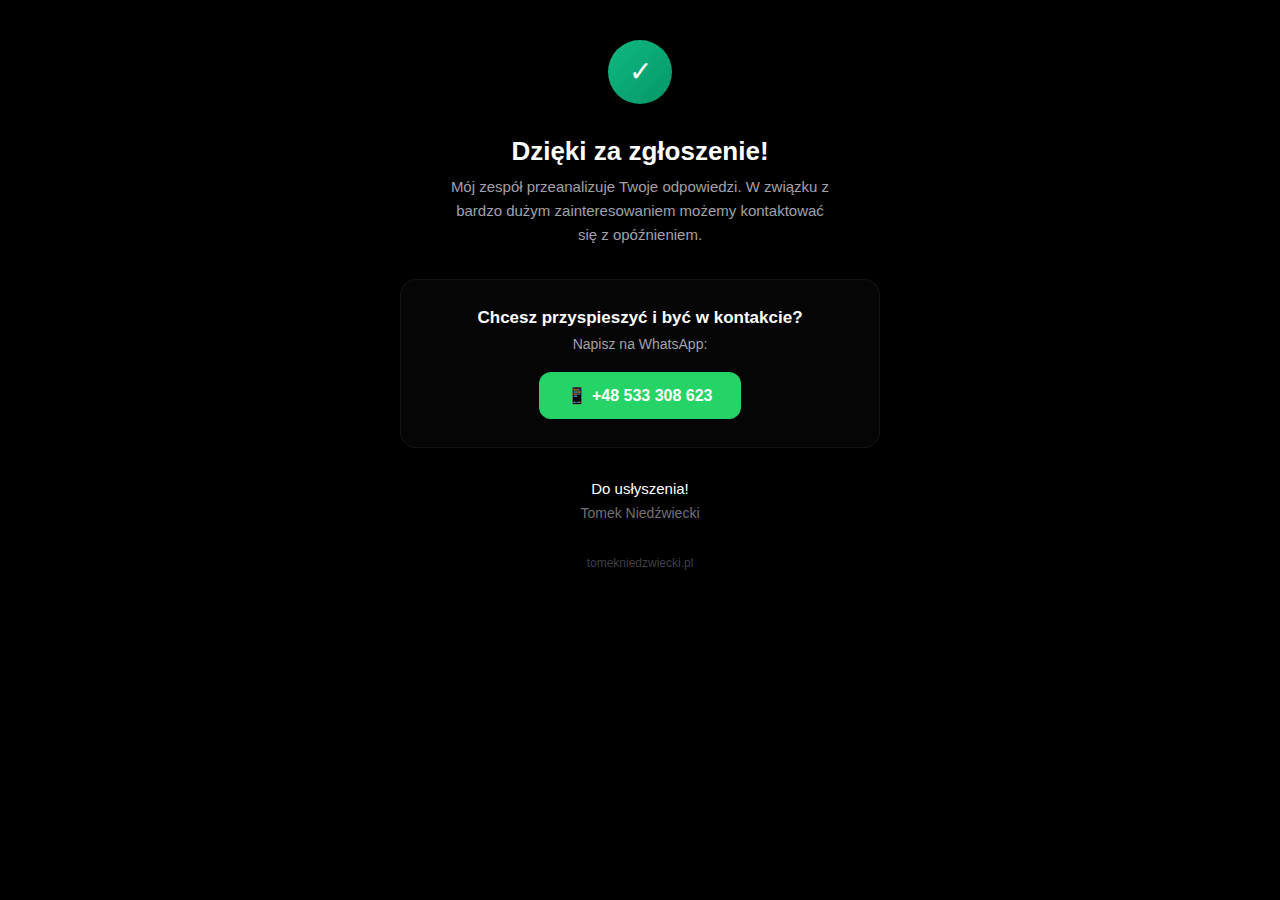
<file: email-lead-confirmation.html>
<!DOCTYPE html>
<html>
<head>
  <meta charset="utf-8">
  <meta name="viewport" content="width=device-width, initial-scale=1.0">
</head>
<body style="margin: 0; padding: 0; background-color: #000000; font-family: 'Inter', -apple-system, BlinkMacSystemFont, 'Segoe UI', Roboto, sans-serif;">
  <table width="100%" cellpadding="0" cellspacing="0" style="background-color: #000000; padding: 40px 20px;">
    <tr>
      <td align="center">
        <table width="100%" cellpadding="0" cellspacing="0" style="max-width: 480px;">
          <tr>
            <td align="center" style="padding-bottom: 32px;">
              <!-- Success Icon -->
              <div style="width: 64px; height: 64px; background: linear-gradient(135deg, #10b981, #059669); border-radius: 50%; display: inline-block; text-align: center; line-height: 64px;">
                <span style="color: #ffffff; font-size: 28px;">✓</span>
              </div>
            </td>
          </tr>
          <tr>
            <td align="center" style="padding-bottom: 8px;">
              <h1 style="color: #ffffff; font-size: 26px; font-weight: 700; margin: 0;">
                Dzięki za zgłoszenie!
              </h1>
            </td>
          </tr>
          <tr>
            <td align="center" style="padding-bottom: 32px;">
              <p style="color: #a1a1aa; font-size: 15px; line-height: 1.6; margin: 0; max-width: 380px;">
                Mój zespół przeanalizuje Twoje odpowiedzi. W związku z bardzo dużym zainteresowaniem możemy kontaktować się z opóźnieniem.
              </p>
            </td>
          </tr>
          <tr>
            <td>
              <!-- WhatsApp Card -->
              <table width="100%" cellpadding="0" cellspacing="0" style="background: rgba(255,255,255,0.02); border: 1px solid rgba(255,255,255,0.06); border-radius: 16px;">
                <tr>
                  <td style="padding: 28px 24px;" align="center">
                    <p style="color: #ffffff; font-size: 17px; font-weight: 600; margin: 0 0 8px 0;">
                      Chcesz przyspieszyć i być w kontakcie?
                    </p>
                    <p style="color: #a1a1aa; font-size: 14px; margin: 0 0 20px 0;">
                      Napisz na WhatsApp:
                    </p>
                    <a href="https://wa.me/48533308623?text=Wype%C5%82ni%C5%82em%20w%C5%82a%C5%9Bnie%20ankiet%C4%99%20i%20chcia%C5%82em%20si%C4%87%20przywita%C4%87"
                       style="display: inline-block; background-color: #25D366; color: #ffffff; font-size: 16px; font-weight: 700; text-decoration: none; padding: 14px 28px; border-radius: 12px;">
                      📱 +48 533 308 623
                    </a>
                  </td>
                </tr>
              </table>
            </td>
          </tr>
          <tr>
            <td align="center" style="padding-top: 32px;">
              <p style="color: #ffffff; font-size: 15px; font-weight: 500; margin: 0;">
                Do usłyszenia!
              </p>
              <p style="color: #71717a; font-size: 14px; margin: 8px 0 0 0;">
                Tomek Niedźwiecki
              </p>
            </td>
          </tr>
          <tr>
            <td align="center" style="padding-top: 32px;">
              <a href="https://tomekniedzwiecki.pl" style="color: #3f3f46; font-size: 12px; text-decoration: none;">
                tomekniedzwiecki.pl
              </a>
            </td>
          </tr>
        </table>
      </td>
    </tr>
  </table>
</body>
</html>
</file>
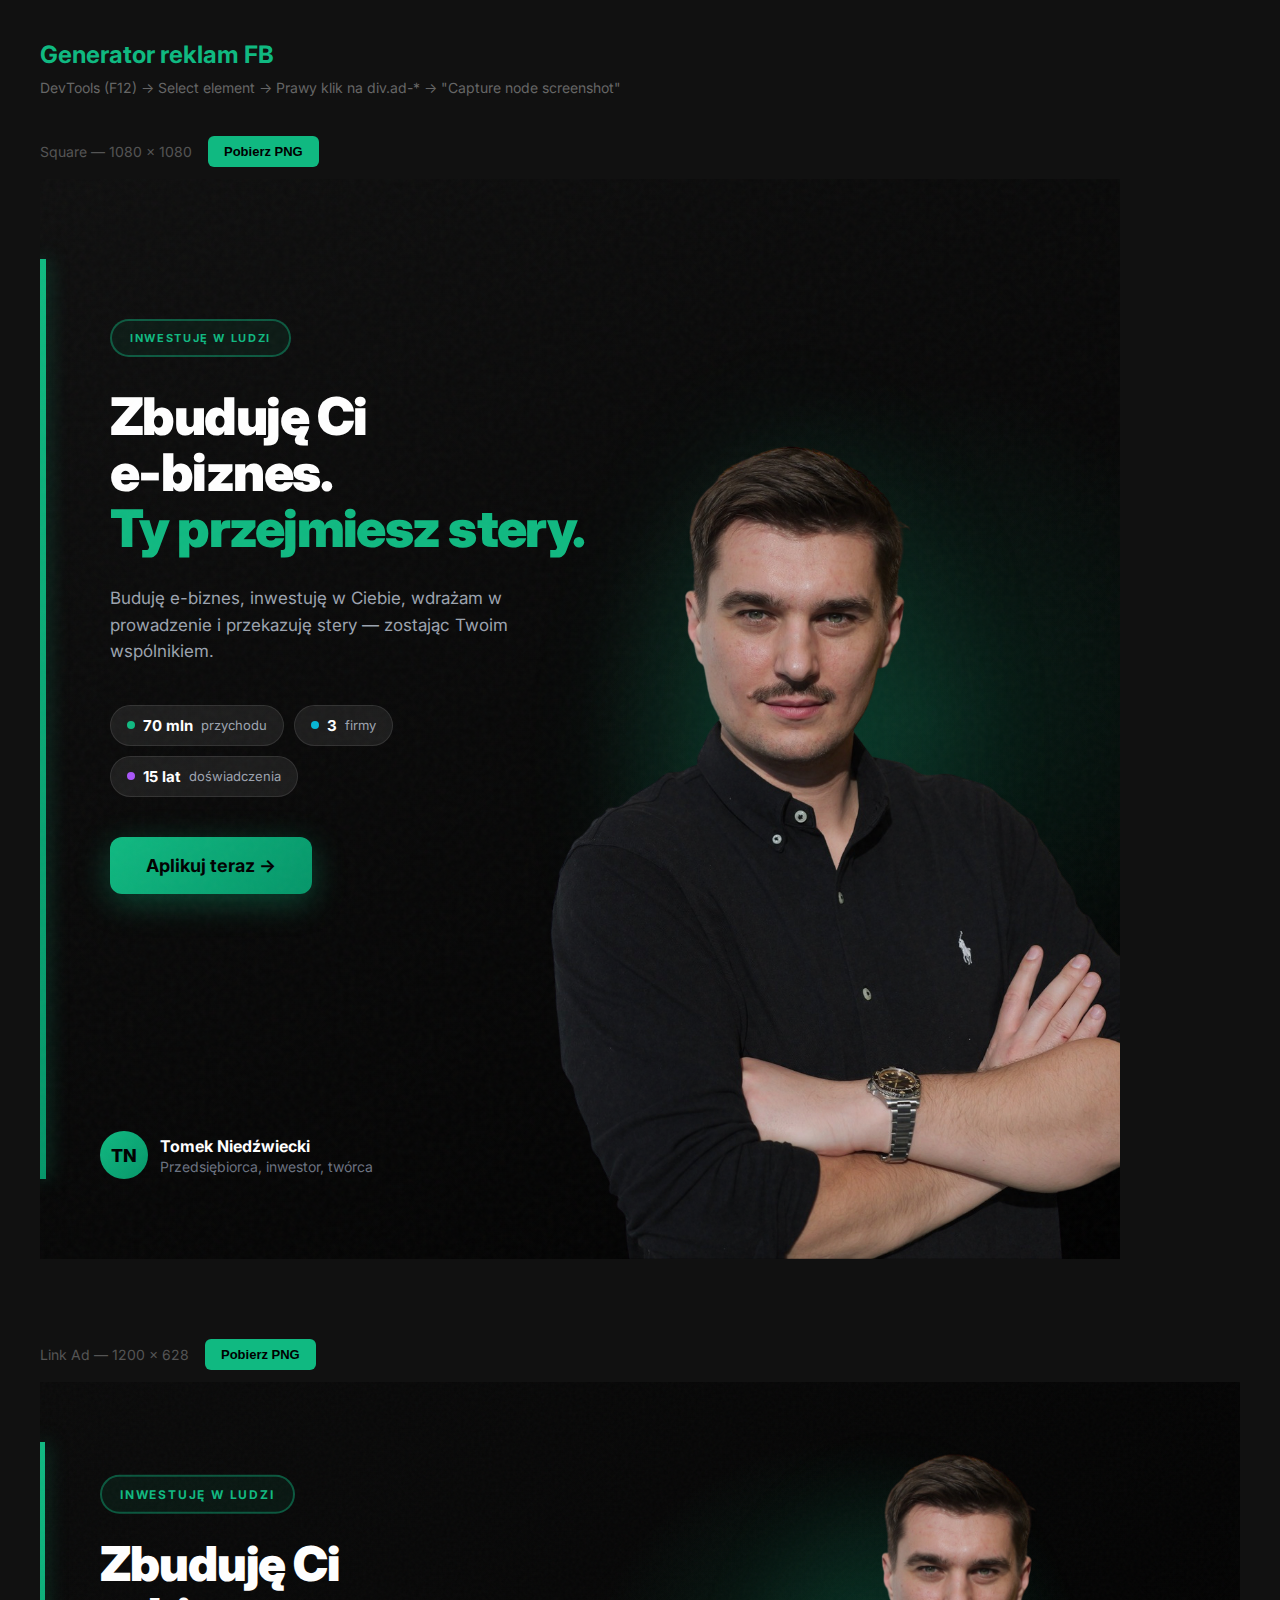
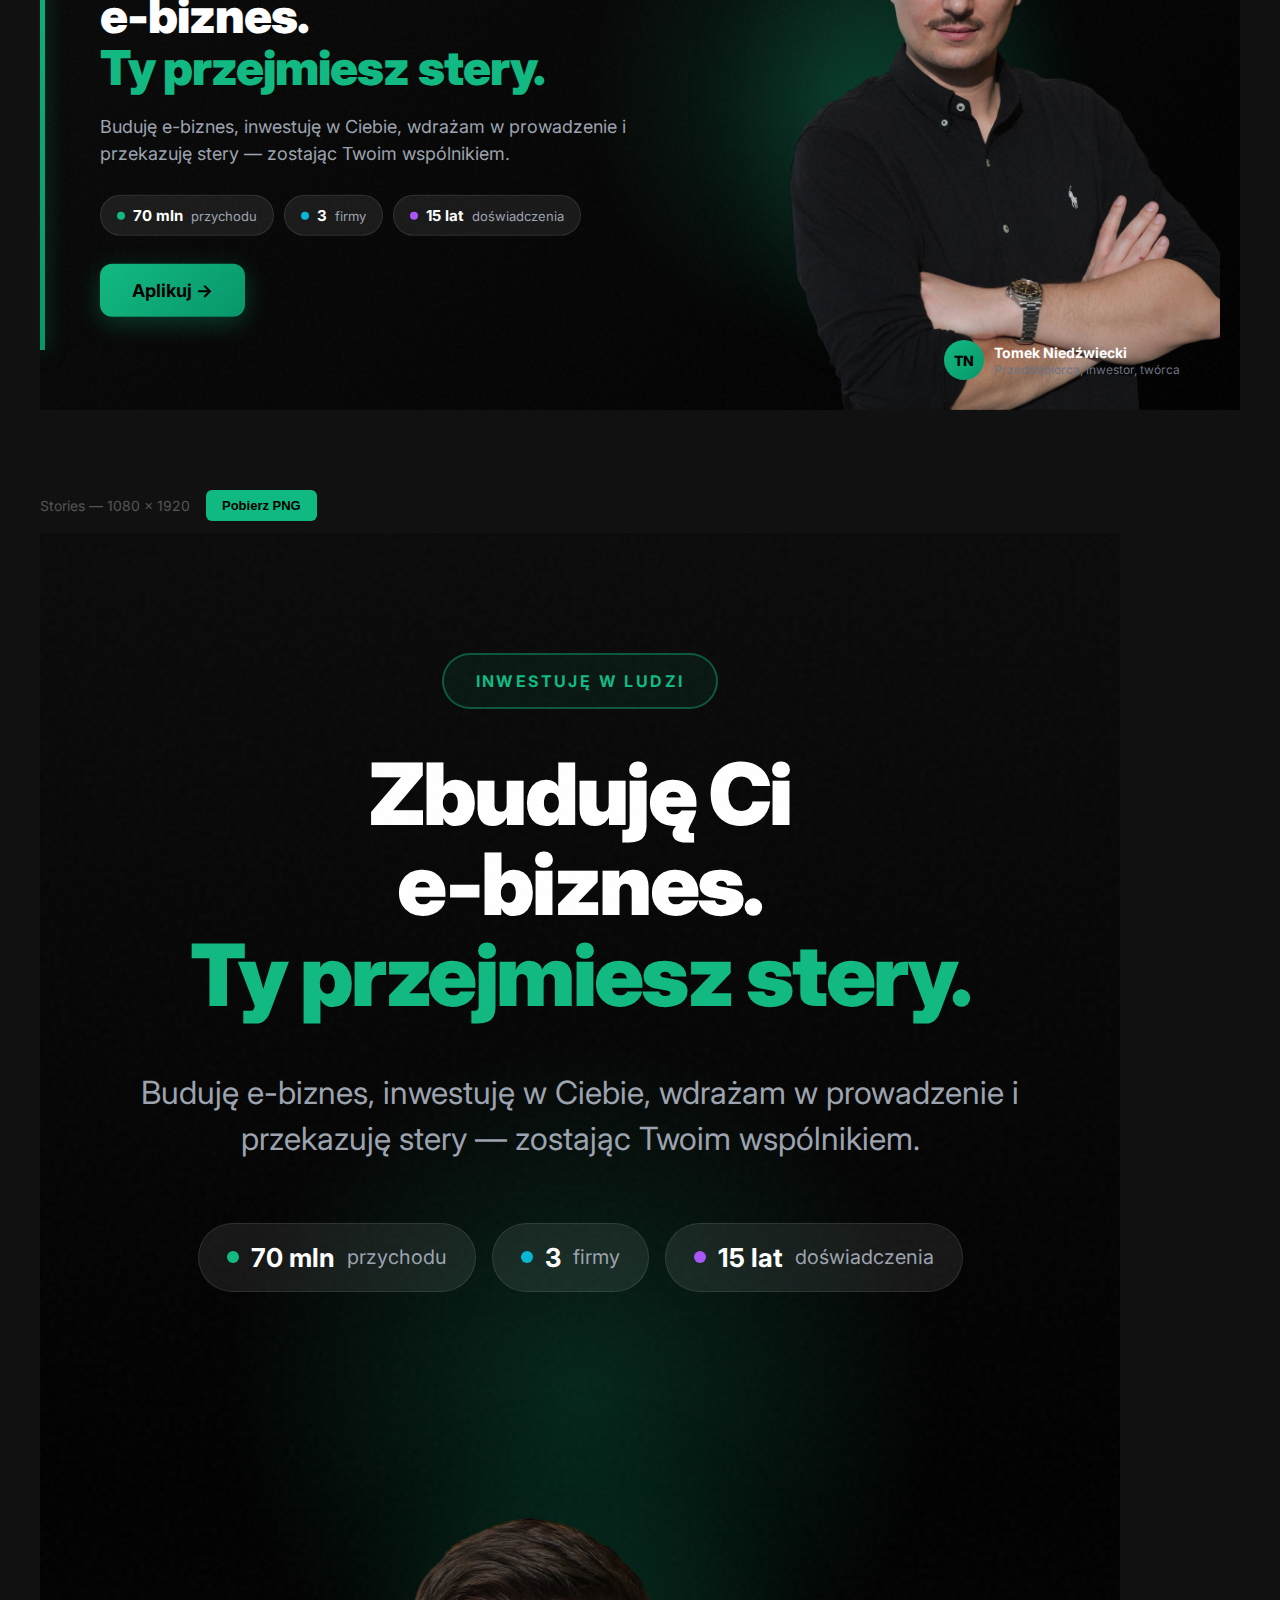
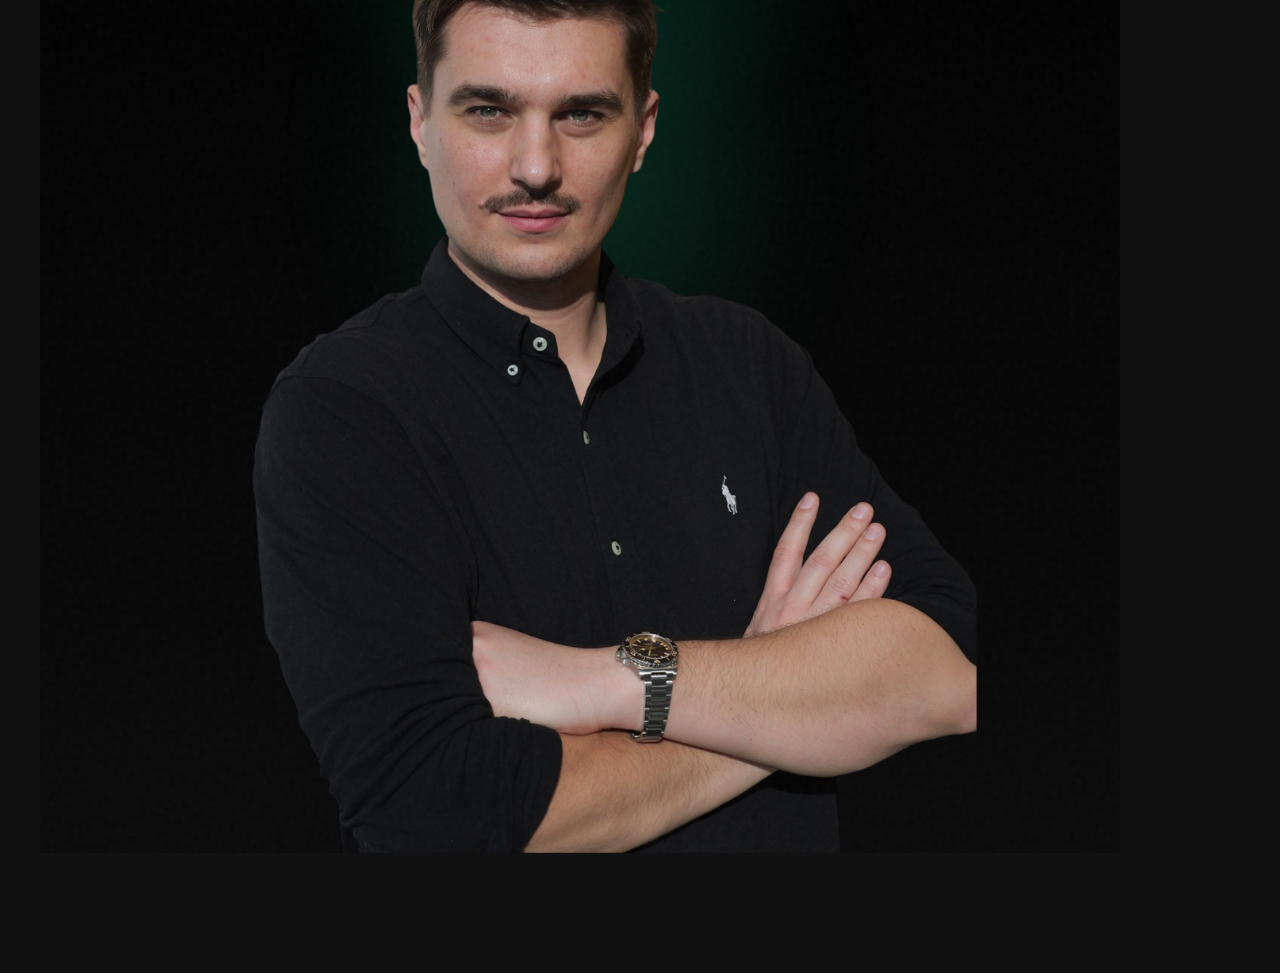
<file: ads/ads.html>
<!DOCTYPE html>
<html lang="pl">
<head>
    <meta charset="UTF-8">
    <meta name="viewport" content="width=device-width, initial-scale=1.0">
    <title>Generator reklam - Tomek Niedźwiecki</title>
    <link href="https://fonts.googleapis.com/css2?family=Inter:wght@400;500;600;700;800;900&display=swap" rel="stylesheet">
    <script src="https://html2canvas.hertzen.com/dist/html2canvas.min.js"></script>
    <style>
        * { margin: 0; padding: 0; box-sizing: border-box; }
        body {
            font-family: 'Inter', system-ui, sans-serif;
            background: #111;
            color: white;
            padding: 40px;
        }
        h1 { font-size: 24px; margin-bottom: 10px; color: #10b981; }
        p.info { color: #666; margin-bottom: 40px; font-size: 14px; }
        .ad-container { margin-bottom: 80px; }
        .ad-header { display: flex; align-items: center; gap: 16px; margin-bottom: 12px; }
        .ad-label { font-size: 14px; color: #555; }
        .download-btn {
            padding: 8px 16px;
            background: #10b981;
            color: #000;
            border: none;
            border-radius: 6px;
            font-weight: 600;
            font-size: 13px;
            cursor: pointer;
            transition: background 0.2s;
        }
        .download-btn:hover { background: #059669; }
        .download-btn:disabled { background: #333; color: #666; cursor: wait; }

        /* ============== SQUARE 1080x1080 ============== */
        .ad-square {
            width: 1080px;
            height: 1080px;
            position: relative;
            overflow: hidden;
            background: linear-gradient(145deg, #0f0f0f 0%, #000 100%);
        }
        /* Noise texture overlay */
        .ad-square::before {
            content: '';
            position: absolute;
            inset: 0;
            background-image: url("data:image/svg+xml,%3Csvg viewBox='0 0 200 200' xmlns='http://www.w3.org/2000/svg'%3E%3Cfilter id='noise'%3E%3CfeTurbulence type='fractalNoise' baseFrequency='0.9' numOctaves='4' stitchTiles='stitch'/%3E%3C/filter%3E%3Crect width='100%25' height='100%25' filter='url(%23noise)'/%3E%3C/svg%3E");
            opacity: 0.03;
            pointer-events: none;
            z-index: 10;
        }
        .ad-square .glow {
            position: absolute;
            width: 800px;
            height: 800px;
            right: -200px;
            top: 50%;
            transform: translateY(-50%);
            background: radial-gradient(circle, rgba(16,185,129,0.15) 0%, transparent 60%);
            pointer-events: none;
        }
        /* Rim light behind photo */
        .ad-square .photo-glow {
            position: absolute;
            right: 80px;
            bottom: 50px;
            width: 500px;
            height: 900px;
            background: radial-gradient(ellipse at center, rgba(16,185,129,0.25) 0%, transparent 60%);
            z-index: 0;
            filter: blur(40px);
        }
        .ad-square .accent-line {
            position: absolute;
            left: 0;
            top: 80px;
            bottom: 80px;
            width: 6px;
            background: linear-gradient(180deg, #10b981 0%, #059669 100%);
            box-shadow: 0 0 20px rgba(16,185,129,0.5);
        }
        .ad-square .content {
            position: absolute;
            left: 70px;
            top: 140px;
            width: 480px;
            z-index: 2;
        }
        /* Topline as badge */
        .ad-square .topline {
            display: inline-block;
            font-size: 11px;
            font-weight: 700;
            color: #10b981;
            letter-spacing: 0.15em;
            text-transform: uppercase;
            margin-bottom: 32px;
            padding: 10px 18px;
            border: 2px solid rgba(16,185,129,0.4);
            border-radius: 50px;
            background: rgba(16,185,129,0.08);
        }
        .ad-square .headline {
            font-size: 52px;
            font-weight: 900;
            line-height: 1.08;
            letter-spacing: -0.03em;
            margin-bottom: 28px;
        }
        .ad-square .headline span { color: #10b981; }
        .ad-square .desc {
            font-size: 17px;
            color: #9ca3af;
            line-height: 1.55;
            margin-bottom: 40px;
        }
        /* Stats with colored dot indicators */
        .ad-square .stats {
            display: flex;
            gap: 10px;
            margin-bottom: 40px;
            flex-wrap: wrap;
        }
        .ad-square .stat {
            display: inline-flex;
            align-items: center;
            gap: 8px;
            padding: 10px 16px;
            border-radius: 50px;
            background: rgba(255,255,255,0.08);
            border: 1px solid rgba(255,255,255,0.1);
        }
        .ad-square .stat::before {
            content: '';
            width: 8px;
            height: 8px;
            border-radius: 50%;
        }
        .ad-square .stat:nth-child(1)::before { background: #10b981; }
        .ad-square .stat:nth-child(2)::before { background: #06b6d4; }
        .ad-square .stat:nth-child(3)::before { background: #a855f7; }
        .ad-square .stat-value {
            font-size: 15px;
            font-weight: 700;
            color: white;
        }
        .ad-square .stat-label {
            font-size: 13px;
            color: #9ca3af;
        }
        /* CTA with gradient and shadow */
        .ad-square .cta {
            display: inline-flex;
            align-items: center;
            gap: 12px;
            background: linear-gradient(135deg, #10b981 0%, #059669 100%);
            color: #000;
            font-weight: 700;
            font-size: 18px;
            padding: 18px 36px;
            border-radius: 12px;
            text-decoration: none;
            box-shadow: 0 8px 32px rgba(16,185,129,0.35), 0 2px 8px rgba(0,0,0,0.3);
        }
        .ad-square .photo {
            position: absolute;
            right: -60px;
            bottom: 0;
            height: 85%;
            width: auto;
            z-index: 1;
        }
        .ad-square .author {
            position: absolute;
            left: 60px;
            bottom: 80px;
            z-index: 2;
            display: flex;
            align-items: center;
            gap: 12px;
        }
        .ad-square .author-avatar {
            width: 48px;
            height: 48px;
            border-radius: 50%;
            background: linear-gradient(135deg, #10b981, #059669);
            display: flex;
            align-items: center;
            justify-content: center;
            font-weight: 800;
            font-size: 18px;
            color: #000;
        }
        .ad-square .author-name {
            font-weight: 700;
            font-size: 16px;
            color: white;
        }
        .ad-square .author-title {
            font-size: 14px;
            color: #6b7280;
            margin-top: 2px;
        }

        /* ============== LINK AD 1200x628 ============== */
        .ad-link {
            width: 1200px;
            height: 628px;
            position: relative;
            overflow: hidden;
            background: linear-gradient(135deg, #0a0a0a 0%, #000 100%);
        }
        .ad-link::before {
            content: '';
            position: absolute;
            inset: 0;
            background-image: url("data:image/svg+xml,%3Csvg viewBox='0 0 200 200' xmlns='http://www.w3.org/2000/svg'%3E%3Cfilter id='noise'%3E%3CfeTurbulence type='fractalNoise' baseFrequency='0.9' numOctaves='4' stitchTiles='stitch'/%3E%3C/filter%3E%3Crect width='100%25' height='100%25' filter='url(%23noise)'/%3E%3C/svg%3E");
            opacity: 0.03;
            pointer-events: none;
            z-index: 10;
        }
        .ad-link .glow {
            position: absolute;
            width: 600px;
            height: 600px;
            right: 100px;
            top: 50%;
            transform: translateY(-50%);
            background: radial-gradient(circle, rgba(16,185,129,0.18) 0%, transparent 60%);
        }
        .ad-link .photo-glow {
            position: absolute;
            right: 150px;
            bottom: 0;
            width: 400px;
            height: 600px;
            background: radial-gradient(ellipse at center, rgba(16,185,129,0.2) 0%, transparent 60%);
            z-index: 0;
            filter: blur(30px);
        }
        .ad-link .content {
            position: absolute;
            left: 60px;
            top: 50%;
            transform: translateY(-50%);
            width: 550px;
            z-index: 2;
        }
        .ad-link .topline {
            display: inline-block;
            font-size: 12px;
            font-weight: 700;
            color: #10b981;
            letter-spacing: 0.15em;
            text-transform: uppercase;
            margin-bottom: 24px;
            padding: 10px 18px;
            border: 2px solid rgba(16,185,129,0.4);
            border-radius: 50px;
            background: rgba(16,185,129,0.08);
        }
        .ad-link .headline {
            font-size: 48px;
            font-weight: 900;
            line-height: 1.08;
            letter-spacing: -0.02em;
            margin-bottom: 20px;
        }
        .ad-link .headline span { color: #10b981; }
        .ad-link .desc {
            font-size: 18px;
            color: #9ca3af;
            line-height: 1.5;
            margin-bottom: 28px;
        }
        .ad-link .stats {
            display: flex;
            gap: 10px;
            margin-bottom: 28px;
            flex-wrap: wrap;
        }
        .ad-link .stat {
            display: inline-flex;
            align-items: center;
            gap: 8px;
            padding: 10px 16px;
            border-radius: 50px;
            background: rgba(255,255,255,0.08);
            border: 1px solid rgba(255,255,255,0.1);
        }
        .ad-link .stat::before {
            content: '';
            width: 8px;
            height: 8px;
            border-radius: 50%;
        }
        .ad-link .stat:nth-child(1)::before { background: #10b981; }
        .ad-link .stat:nth-child(2)::before { background: #06b6d4; }
        .ad-link .stat:nth-child(3)::before { background: #a855f7; }
        .ad-link .stat-value {
            font-size: 15px;
            font-weight: 700;
            color: white;
        }
        .ad-link .stat-label {
            font-size: 13px;
            color: #9ca3af;
        }
        .ad-link .cta {
            display: inline-flex;
            align-items: center;
            gap: 10px;
            background: linear-gradient(135deg, #10b981 0%, #059669 100%);
            color: #000;
            font-weight: 700;
            font-size: 18px;
            padding: 16px 32px;
            border-radius: 12px;
            text-decoration: none;
            box-shadow: 0 6px 24px rgba(16,185,129,0.3), 0 2px 6px rgba(0,0,0,0.3);
        }
        .ad-link .accent-line {
            position: absolute;
            left: 0;
            top: 60px;
            bottom: 60px;
            width: 5px;
            background: linear-gradient(180deg, #10b981 0%, #059669 100%);
            box-shadow: 0 0 20px rgba(16,185,129,0.5);
        }
        .ad-link .photo {
            position: absolute;
            right: 20px;
            bottom: 0;
            height: 100%;
            width: auto;
            z-index: 1;
        }
        .ad-link .author {
            position: absolute;
            right: 60px;
            bottom: 30px;
            z-index: 2;
            display: flex;
            align-items: center;
            gap: 10px;
        }
        .ad-link .author-avatar {
            width: 40px;
            height: 40px;
            border-radius: 50%;
            background: linear-gradient(135deg, #10b981, #059669);
            display: flex;
            align-items: center;
            justify-content: center;
            font-weight: 800;
            font-size: 14px;
            color: #000;
        }
        .ad-link .author-name {
            font-weight: 700;
            font-size: 14px;
            color: white;
        }
        .ad-link .author-title {
            font-size: 12px;
            color: #6b7280;
            margin-top: 1px;
        }

        /* ============== STORIES 1080x1920 ============== */
        .ad-stories {
            width: 1080px;
            height: 1920px;
            position: relative;
            overflow: hidden;
            background: linear-gradient(180deg, #0a0a0a 0%, #000 50%, #0a0a0a 100%);
        }
        .ad-stories::before {
            content: '';
            position: absolute;
            inset: 0;
            background-image: url("data:image/svg+xml,%3Csvg viewBox='0 0 200 200' xmlns='http://www.w3.org/2000/svg'%3E%3Cfilter id='noise'%3E%3CfeTurbulence type='fractalNoise' baseFrequency='0.9' numOctaves='4' stitchTiles='stitch'/%3E%3C/filter%3E%3Crect width='100%25' height='100%25' filter='url(%23noise)'/%3E%3C/svg%3E");
            opacity: 0.03;
            pointer-events: none;
            z-index: 10;
        }
        .ad-stories .glow {
            position: absolute;
            width: 1000px;
            height: 1000px;
            left: 50%;
            top: 45%;
            transform: translate(-50%, -50%);
            background: radial-gradient(circle, rgba(16,185,129,0.2) 0%, transparent 50%);
        }
        .ad-stories .photo-glow {
            position: absolute;
            left: 50%;
            transform: translateX(-50%);
            bottom: 300px;
            width: 600px;
            height: 800px;
            background: radial-gradient(ellipse at center, rgba(16,185,129,0.25) 0%, transparent 55%);
            z-index: 0;
            filter: blur(50px);
        }
        .ad-stories .content {
            position: absolute;
            left: 80px;
            right: 80px;
            top: 120px;
            z-index: 2;
        }
        .ad-stories .topline {
            display: block;
            width: fit-content;
            margin: 0 auto 40px;
            font-size: 16px;
            font-weight: 700;
            color: #10b981;
            letter-spacing: 0.15em;
            text-transform: uppercase;
            padding: 16px 32px;
            border: 2px solid rgba(16,185,129,0.4);
            border-radius: 50px;
            background: rgba(16,185,129,0.08);
        }
        .ad-stories .headline {
            font-size: 86px;
            font-weight: 900;
            line-height: 1.05;
            letter-spacing: -0.03em;
            margin-bottom: 50px;
            text-align: center;
        }
        .ad-stories .headline span { color: #10b981; }
        .ad-stories .desc {
            font-size: 32px;
            color: #9ca3af;
            line-height: 1.45;
            text-align: center;
            max-width: 900px;
            margin: 0 auto 60px;
        }
        .ad-stories .stats {
            display: flex;
            justify-content: center;
            gap: 16px;
            flex-wrap: wrap;
        }
        .ad-stories .stat {
            display: inline-flex;
            align-items: center;
            gap: 12px;
            padding: 18px 28px;
            border-radius: 50px;
            background: rgba(255,255,255,0.08);
            border: 1px solid rgba(255,255,255,0.1);
        }
        .ad-stories .stat::before {
            content: '';
            width: 12px;
            height: 12px;
            border-radius: 50%;
        }
        .ad-stories .stat:nth-child(1)::before { background: #10b981; }
        .ad-stories .stat:nth-child(2)::before { background: #06b6d4; }
        .ad-stories .stat:nth-child(3)::before { background: #a855f7; }
        .ad-stories .stat-value {
            font-size: 26px;
            font-weight: 700;
            color: white;
        }
        .ad-stories .stat-label {
            font-size: 20px;
            color: #9ca3af;
        }
        .ad-stories .photo {
            position: absolute;
            left: 50%;
            transform: translateX(-50%);
            bottom: 0;
            height: 55%;
            width: auto;
            z-index: 1;
        }
        .ad-stories .cta {
            position: absolute;
            bottom: 60px;
            left: 50%;
            transform: translateX(-50%);
            display: inline-flex;
            align-items: center;
            gap: 12px;
            background: linear-gradient(135deg, #10b981 0%, #059669 100%);
            color: #000;
            font-weight: 700;
            font-size: 22px;
            padding: 22px 56px;
            border-radius: 14px;
            text-decoration: none;
            z-index: 2;
            box-shadow: 0 10px 40px rgba(16,185,129,0.4), 0 4px 12px rgba(0,0,0,0.3);
        }
    </style>
</head>
<body>
    <h1>Generator reklam FB</h1>
    <p class="info">DevTools (F12) → Select element → Prawy klik na div.ad-* → "Capture node screenshot"</p>

    <!-- ==================== SQUARE 1080x1080 ==================== -->
    <div class="ad-container">
        <div class="ad-header">
            <div class="ad-label">Square — 1080 × 1080</div>
            <button class="download-btn" onclick="downloadAd('ad-square-1', 'reklama-square-1080x1080.png')">Pobierz PNG</button>
        </div>
        <div class="ad-square" id="ad-square-1">
            <div class="glow"></div>
            <div class="photo-glow"></div>
            <div class="accent-line"></div>
            <div class="content">
                <div class="topline">Inwestuję w ludzi</div>
                <h2 class="headline">Zbuduję Ci<br>e-biznes.<br><span>Ty przejmiesz stery.</span></h2>
                <p class="desc">Buduję e-biznes, inwestuję w Ciebie, wdrażam w prowadzenie i przekazuję stery — zostając Twoim wspólnikiem.</p>
                <div class="stats">
                    <div class="stat">
                        <span class="stat-value">70 mln</span>
                        <span class="stat-label">przychodu</span>
                    </div>
                    <div class="stat">
                        <span class="stat-value">3</span>
                        <span class="stat-label">firmy</span>
                    </div>
                    <div class="stat">
                        <span class="stat-value">15 lat</span>
                        <span class="stat-label">doświadczenia</span>
                    </div>
                </div>
                <a href="#" class="cta">Aplikuj teraz →</a>
            </div>
            <div class="author">
                <div class="author-avatar">TN</div>
                <div>
                    <div class="author-name">Tomek Niedźwiecki</div>
                    <div class="author-title">Przedsiębiorca, inwestor, twórca</div>
                </div>
            </div>
            <img src="prostokat_transpa.png" alt="" class="photo">
        </div>
    </div>

    <!-- ==================== LINK AD 1200x628 ==================== -->
    <div class="ad-container">
        <div class="ad-header">
            <div class="ad-label">Link Ad — 1200 × 628</div>
            <button class="download-btn" onclick="downloadAd('ad-link-1', 'reklama-link-1200x628.png')">Pobierz PNG</button>
        </div>
        <div class="ad-link" id="ad-link-1">
            <div class="glow"></div>
            <div class="photo-glow"></div>
            <div class="accent-line"></div>
            <div class="content">
                <div class="topline">Inwestuję w ludzi</div>
                <h2 class="headline">Zbuduję Ci<br>e-biznes.<br><span>Ty przejmiesz stery.</span></h2>
                <p class="desc">Buduję e-biznes, inwestuję w Ciebie, wdrażam w prowadzenie i przekazuję stery — zostając Twoim wspólnikiem.</p>
                <div class="stats">
                    <div class="stat">
                        <span class="stat-value">70 mln</span>
                        <span class="stat-label">przychodu</span>
                    </div>
                    <div class="stat">
                        <span class="stat-value">3</span>
                        <span class="stat-label">firmy</span>
                    </div>
                    <div class="stat">
                        <span class="stat-value">15 lat</span>
                        <span class="stat-label">doświadczenia</span>
                    </div>
                </div>
                <a href="#" class="cta">Aplikuj →</a>
            </div>
            <div class="author">
                <div class="author-avatar">TN</div>
                <div>
                    <div class="author-name">Tomek Niedźwiecki</div>
                    <div class="author-title">Przedsiębiorca, inwestor, twórca</div>
                </div>
            </div>
            <img src="prostokat_transpa.png" alt="" class="photo">
        </div>
    </div>

    <!-- ==================== STORIES 1080x1920 ==================== -->
    <div class="ad-container">
        <div class="ad-header">
            <div class="ad-label">Stories — 1080 × 1920</div>
            <button class="download-btn" onclick="downloadAd('ad-stories-1', 'reklama-stories-1080x1920.png')">Pobierz PNG</button>
        </div>
        <div class="ad-stories" id="ad-stories-1">
            <div class="glow"></div>
            <div class="photo-glow"></div>
            <div class="content">
                <div class="topline">Inwestuję w ludzi</div>
                <h2 class="headline">Zbuduję Ci<br>e-biznes.<br><span>Ty przejmiesz stery.</span></h2>
                <p class="desc">Buduję e-biznes, inwestuję w Ciebie, wdrażam w prowadzenie i przekazuję stery — zostając Twoim wspólnikiem.</p>
                <div class="stats">
                    <div class="stat">
                        <span class="stat-value">70 mln</span>
                        <span class="stat-label">przychodu</span>
                    </div>
                    <div class="stat">
                        <span class="stat-value">3</span>
                        <span class="stat-label">firmy</span>
                    </div>
                    <div class="stat">
                        <span class="stat-value">15 lat</span>
                        <span class="stat-label">doświadczenia</span>
                    </div>
                </div>
            </div>
            <img src="prostokat_transpa.png" alt="" class="photo">
        </div>
    </div>

    <script>
        async function downloadAd(elementId, filename) {
            const element = document.getElementById(elementId);
            const button = event.target;

            button.disabled = true;
            button.textContent = 'Generuję...';

            try {
                const canvas = await html2canvas(element, {
                    scale: 1,
                    useCORS: true,
                    allowTaint: true,
                    backgroundColor: null
                });

                const link = document.createElement('a');
                link.download = filename;
                link.href = canvas.toDataURL('image/png');
                link.click();
            } catch (error) {
                console.error('Błąd:', error);
                alert('Błąd podczas generowania PNG');
            }

            button.disabled = false;
            button.textContent = 'Pobierz PNG';
        }
    </script>
</body>
</html>
</file>
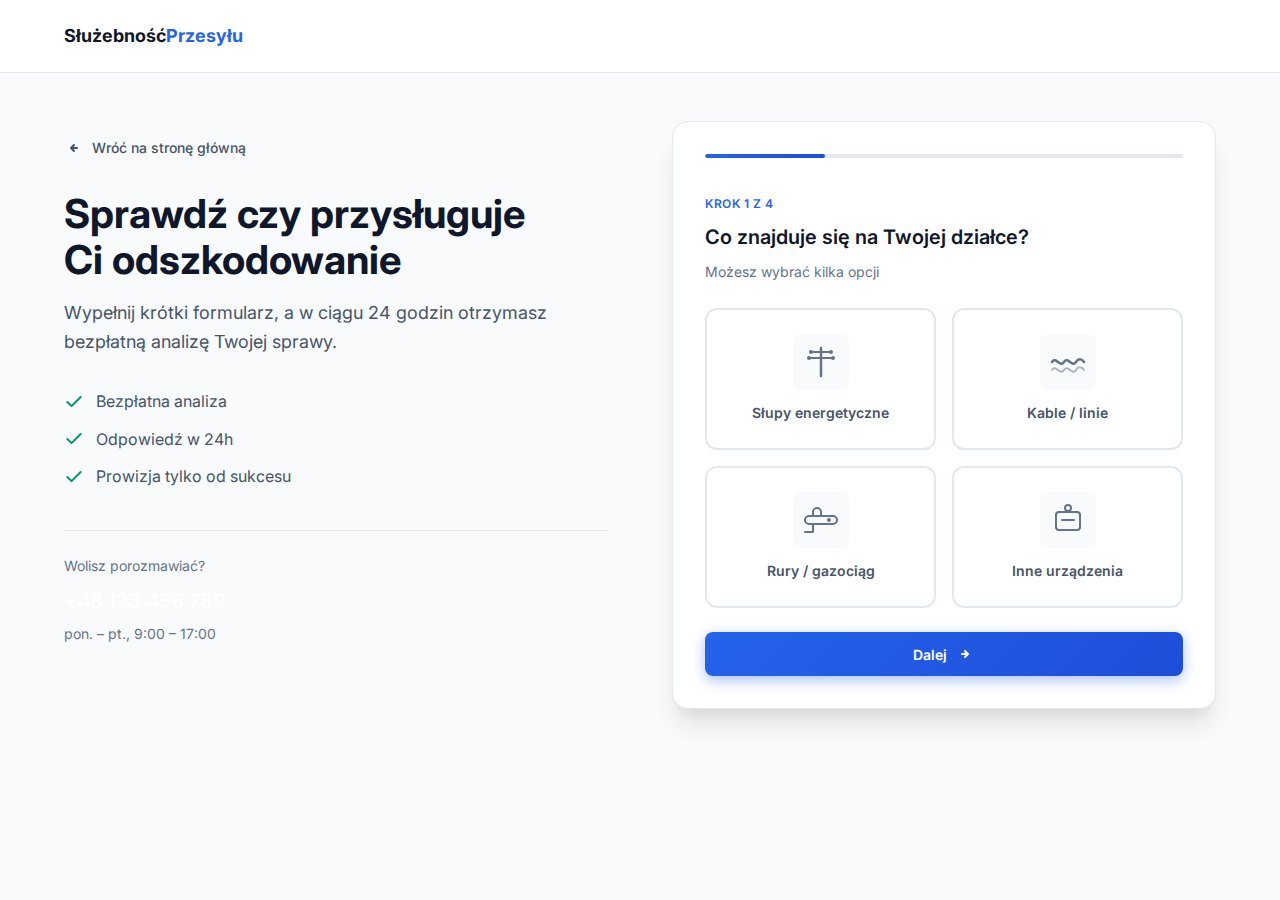
<file: sluzebnosc/formularz.html>
<!DOCTYPE html>
<html lang="pl">
<head>
    <meta charset="UTF-8">
    <meta name="viewport" content="width=device-width, initial-scale=1.0">
    <title>Bezpłatna analiza | Służebność przesyłu</title>
    <meta name="description" content="Wypełnij formularz i sprawdź czy przysługuje Ci odszkodowanie za słupy, kable lub rury na działce.">

    <link rel="preconnect" href="https://fonts.googleapis.com">
    <link rel="preconnect" href="https://fonts.gstatic.com" crossorigin>
    <link href="https://fonts.googleapis.com/css2?family=Inter:wght@400;500;600;700&display=swap" rel="stylesheet">

    <link rel="stylesheet" href="styles.css">
</head>
<body class="form-page">
    <!-- Minimal header -->
    <header class="header header-minimal">
        <div class="container header-inner">
            <a href="index.html" class="logo">Służebność<span>Przesyłu</span></a>
        </div>
    </header>

    <!-- Form section -->
    <section class="form-section">
        <div class="container">
            <div class="form-page-layout">
                <div class="form-page-info">
                    <a href="index.html" class="back-link">
                        <svg width="20" height="20" viewBox="0 0 20 20" fill="none">
                            <path d="M13 10H7m0 0l3 3m-3-3l3-3" stroke="currentColor" stroke-width="2" stroke-linecap="round" stroke-linejoin="round"/>
                        </svg>
                        Wróć na stronę główną
                    </a>

                    <h1>Sprawdź czy przysługuje<br>Ci odszkodowanie</h1>
                    <p class="form-page-desc">Wypełnij krótki formularz, a w ciągu 24 godzin otrzymasz bezpłatną analizę Twojej sprawy.</p>

                    <div class="form-page-benefits">
                        <div class="benefit-item">
                            <svg width="20" height="20" viewBox="0 0 20 20" fill="none">
                                <path d="M16.667 5L7.5 14.167 3.333 10" stroke="currentColor" stroke-width="2" stroke-linecap="round" stroke-linejoin="round"/>
                            </svg>
                            <span>Bezpłatna analiza</span>
                        </div>
                        <div class="benefit-item">
                            <svg width="20" height="20" viewBox="0 0 20 20" fill="none">
                                <path d="M16.667 5L7.5 14.167 3.333 10" stroke="currentColor" stroke-width="2" stroke-linecap="round" stroke-linejoin="round"/>
                            </svg>
                            <span>Odpowiedź w 24h</span>
                        </div>
                        <div class="benefit-item">
                            <svg width="20" height="20" viewBox="0 0 20 20" fill="none">
                                <path d="M16.667 5L7.5 14.167 3.333 10" stroke="currentColor" stroke-width="2" stroke-linecap="round" stroke-linejoin="round"/>
                            </svg>
                            <span>Prowizja tylko od sukcesu</span>
                        </div>
                    </div>

                    <div class="form-page-contact">
                        <p>Wolisz porozmawiać?</p>
                        <a href="tel:+48123456789" class="phone-link">+48 123 456 789</a>
                        <span>pon. – pt., 9:00 – 17:00</span>
                    </div>
                </div>

                <div class="form-page-card">
                    <form id="lead-form" class="lead-form">
                        <!-- Progress bar -->
                        <div class="form-progress">
                            <div class="progress-bar" style="--progress: 25%"></div>
                        </div>

                        <!-- Step 1: Rodzaj urządzeń -->
                        <div class="form-step active" data-step="1">
                            <div class="form-step-header">
                                <span class="step-indicator">Krok 1 z 4</span>
                                <h3>Co znajduje się na Twojej działce?</h3>
                                <p class="step-hint">Możesz wybrać kilka opcji</p>
                            </div>
                            <div class="option-cards">
                                <label class="option-card">
                                    <input type="checkbox" name="urzadzenia" value="slupy">
                                    <div class="option-content">
                                        <div class="option-icon">
                                            <!-- Power pole icon -->
                                            <svg width="40" height="40" viewBox="0 0 40 40" fill="none">
                                                <path d="M20 6v28" stroke="currentColor" stroke-width="2.5" stroke-linecap="round"/>
                                                <path d="M10 10h20" stroke="currentColor" stroke-width="2" stroke-linecap="round"/>
                                                <path d="M8 16h24" stroke="currentColor" stroke-width="2" stroke-linecap="round"/>
                                                <circle cx="10" cy="10" r="2" fill="currentColor"/>
                                                <circle cx="30" cy="10" r="2" fill="currentColor"/>
                                                <circle cx="8" cy="16" r="2" fill="currentColor"/>
                                                <circle cx="32" cy="16" r="2" fill="currentColor"/>
                                            </svg>
                                        </div>
                                        <span>Słupy energetyczne</span>
                                    </div>
                                </label>
                                <label class="option-card">
                                    <input type="checkbox" name="urzadzenia" value="kable">
                                    <div class="option-content">
                                        <div class="option-icon">
                                            <!-- Cable/wire icon -->
                                            <svg width="40" height="40" viewBox="0 0 40 40" fill="none">
                                                <path d="M4 20C8 14 12 26 16 20C20 14 24 26 28 20C32 14 36 20 36 20" stroke="currentColor" stroke-width="2.5" stroke-linecap="round"/>
                                                <path d="M4 28C8 22 12 34 16 28C20 22 24 34 28 28C32 22 36 28 36 28" stroke="currentColor" stroke-width="2" stroke-linecap="round" opacity="0.5"/>
                                            </svg>
                                        </div>
                                        <span>Kable / linie</span>
                                    </div>
                                </label>
                                <label class="option-card">
                                    <input type="checkbox" name="urzadzenia" value="rury">
                                    <div class="option-content">
                                        <div class="option-icon">
                                            <!-- Pipeline icon -->
                                            <svg width="40" height="40" viewBox="0 0 40 40" fill="none">
                                                <rect x="4" y="16" width="32" height="8" rx="4" stroke="currentColor" stroke-width="2"/>
                                                <path d="M12 16v-4a4 4 0 014-4h0a4 4 0 014 4v4" stroke="currentColor" stroke-width="2"/>
                                                <circle cx="28" cy="20" r="2" fill="currentColor"/>
                                                <path d="M4 32h8v-8" stroke="currentColor" stroke-width="2" stroke-linecap="round" stroke-linejoin="round"/>
                                            </svg>
                                        </div>
                                        <span>Rury / gazociąg</span>
                                    </div>
                                </label>
                                <label class="option-card">
                                    <input type="checkbox" name="urzadzenia" value="inne">
                                    <div class="option-content">
                                        <div class="option-icon">
                                            <!-- Other equipment icon -->
                                            <svg width="40" height="40" viewBox="0 0 40 40" fill="none">
                                                <rect x="8" y="12" width="24" height="18" rx="3" stroke="currentColor" stroke-width="2"/>
                                                <path d="M14 20h12" stroke="currentColor" stroke-width="2" stroke-linecap="round"/>
                                                <circle cx="20" cy="8" r="3" stroke="currentColor" stroke-width="2"/>
                                                <path d="M20 11v1" stroke="currentColor" stroke-width="2"/>
                                            </svg>
                                        </div>
                                        <span>Inne urządzenia</span>
                                    </div>
                                </label>
                            </div>
                            <div class="form-error" id="step1-error">
                                <svg width="16" height="16" viewBox="0 0 16 16" fill="none">
                                    <circle cx="8" cy="8" r="7" stroke="currentColor" stroke-width="1.5"/>
                                    <path d="M8 4.5v4M8 10.5v.5" stroke="currentColor" stroke-width="1.5" stroke-linecap="round"/>
                                </svg>
                                Wybierz co najmniej jedną opcję
                            </div>
                            <button type="button" class="btn btn-primary btn-block btn-form-next" data-next="2">
                                Dalej
                                <svg width="20" height="20" viewBox="0 0 20 20" fill="none"><path d="M7 10h6m0 0l-3-3m3 3l-3 3" stroke="currentColor" stroke-width="2" stroke-linecap="round" stroke-linejoin="round"/></svg>
                            </button>
                        </div>

                        <!-- Step 2: Kwalifikacja -->
                        <div class="form-step" data-step="2">
                            <div class="form-step-header">
                                <span class="step-indicator">Krok 2 z 4</span>
                                <h3>Kilka szybkich pytań</h3>
                            </div>
                            <div class="form-questions">
                                <div class="form-question" data-question="wlasciciel">
                                    <p>Czy jesteś właścicielem tej działki?</p>
                                    <div class="question-options">
                                        <label class="pill-option">
                                            <input type="radio" name="wlasciciel" value="tak" required>
                                            <span>Tak</span>
                                        </label>
                                        <label class="pill-option">
                                            <input type="radio" name="wlasciciel" value="wspolwlasciciel">
                                            <span>Współwłaściciel</span>
                                        </label>
                                        <label class="pill-option">
                                            <input type="radio" name="wlasciciel" value="spadkobierca">
                                            <span>Spadkobierca</span>
                                        </label>
                                    </div>
                                </div>
                                <div class="form-question" data-question="umowa">
                                    <p>Czy podpisywałeś umowę z firmą przesyłową?</p>
                                    <div class="question-options">
                                        <label class="pill-option">
                                            <input type="radio" name="umowa" value="nie" required>
                                            <span>Nie</span>
                                        </label>
                                        <label class="pill-option">
                                            <input type="radio" name="umowa" value="nie_wiem">
                                            <span>Nie wiem</span>
                                        </label>
                                        <label class="pill-option pill-option-negative">
                                            <input type="radio" name="umowa" value="tak">
                                            <span>Tak</span>
                                        </label>
                                    </div>
                                </div>
                                <div class="form-question" data-question="wynagrodzenie">
                                    <p>Czy pobierasz wynagrodzenie za te urządzenia?</p>
                                    <div class="question-options">
                                        <label class="pill-option">
                                            <input type="radio" name="wynagrodzenie" value="nie" required>
                                            <span>Nie</span>
                                        </label>
                                        <label class="pill-option pill-option-negative">
                                            <input type="radio" name="wynagrodzenie" value="tak">
                                            <span>Tak</span>
                                        </label>
                                    </div>
                                </div>
                            </div>
                            <div class="form-error" id="step2-error">
                                <svg width="16" height="16" viewBox="0 0 16 16" fill="none">
                                    <circle cx="8" cy="8" r="7" stroke="currentColor" stroke-width="1.5"/>
                                    <path d="M8 4.5v4M8 10.5v.5" stroke="currentColor" stroke-width="1.5" stroke-linecap="round"/>
                                </svg>
                                Odpowiedz na wszystkie pytania
                            </div>
                            <div class="form-nav">
                                <button type="button" class="btn btn-ghost btn-form-back" data-back="1">Wróć</button>
                                <button type="button" class="btn btn-primary btn-form-next" data-next="3">Dalej</button>
                            </div>
                        </div>

                        <!-- Step 3: Lokalizacja -->
                        <div class="form-step" data-step="3">
                            <div class="form-step-header">
                                <span class="step-indicator">Krok 3 z 4</span>
                                <h3>Gdzie znajduje się działka?</h3>
                            </div>
                            <div class="form-fields">
                                <div class="form-field">
                                    <label for="wojewodztwo">Województwo</label>
                                    <select id="wojewodztwo" name="wojewodztwo" required>
                                        <option value="">Wybierz...</option>
                                        <option value="dolnoslaskie">dolnośląskie</option>
                                        <option value="kujawsko-pomorskie">kujawsko-pomorskie</option>
                                        <option value="lubelskie">lubelskie</option>
                                        <option value="lubuskie">lubuskie</option>
                                        <option value="lodzkie">łódzkie</option>
                                        <option value="malopolskie">małopolskie</option>
                                        <option value="mazowieckie">mazowieckie</option>
                                        <option value="opolskie">opolskie</option>
                                        <option value="podkarpackie">podkarpackie</option>
                                        <option value="podlaskie">podlaskie</option>
                                        <option value="pomorskie">pomorskie</option>
                                        <option value="slaskie">śląskie</option>
                                        <option value="swietokrzyskie">świętokrzyskie</option>
                                        <option value="warminsko-mazurskie">warmińsko-mazurskie</option>
                                        <option value="wielkopolskie">wielkopolskie</option>
                                        <option value="zachodniopomorskie">zachodniopomorskie</option>
                                    </select>
                                </div>
                                <div class="form-field">
                                    <label for="kw">Numer księgi wieczystej <span class="optional">(opcjonalnie)</span></label>
                                    <input type="text" id="kw" name="kw" placeholder="np. WA1M/00012345/6">
                                    <span class="field-hint">Znajdziesz go w akcie notarialnym lub na ekw.ms.gov.pl</span>
                                </div>
                            </div>
                            <div class="form-error" id="step3-error">
                                <svg width="16" height="16" viewBox="0 0 16 16" fill="none">
                                    <circle cx="8" cy="8" r="7" stroke="currentColor" stroke-width="1.5"/>
                                    <path d="M8 4.5v4M8 10.5v.5" stroke="currentColor" stroke-width="1.5" stroke-linecap="round"/>
                                </svg>
                                Wybierz województwo
                            </div>
                            <div class="form-nav">
                                <button type="button" class="btn btn-ghost btn-form-back" data-back="2">Wróć</button>
                                <button type="button" class="btn btn-primary btn-form-next" data-next="4">Dalej</button>
                            </div>
                        </div>

                        <!-- Step 4: Dane kontaktowe -->
                        <div class="form-step" data-step="4">
                            <div class="form-step-header">
                                <span class="step-indicator">Krok 4 z 4</span>
                                <h3>Jak możemy się z Tobą skontaktować?</h3>
                            </div>
                            <div class="form-fields">
                                <div class="form-field">
                                    <label for="imie">Imię</label>
                                    <input type="text" id="imie" name="imie" required placeholder="Jan">
                                </div>
                                <div class="form-field">
                                    <label for="telefon">Telefon</label>
                                    <input type="tel" id="telefon" name="telefon" required placeholder="600 123 456">
                                </div>
                                <div class="form-field">
                                    <label for="email">Email <span class="optional">(opcjonalnie)</span></label>
                                    <input type="email" id="email" name="email" placeholder="jan@przyklad.pl">
                                </div>
                                <label class="checkbox-field" id="zgoda-field">
                                    <input type="checkbox" name="zgoda" required>
                                    <span>Wyrażam zgodę na kontakt w celu przedstawienia oferty oraz akceptuję <a href="#">politykę prywatności</a>.</span>
                                </label>
                            </div>
                            <div class="form-error" id="step4-error">
                                <svg width="16" height="16" viewBox="0 0 16 16" fill="none">
                                    <circle cx="8" cy="8" r="7" stroke="currentColor" stroke-width="1.5"/>
                                    <path d="M8 4.5v4M8 10.5v.5" stroke="currentColor" stroke-width="1.5" stroke-linecap="round"/>
                                </svg>
                                <span id="step4-error-text">Wypełnij wymagane pola</span>
                            </div>
                            <div class="form-nav">
                                <button type="button" class="btn btn-ghost btn-form-back" data-back="3">Wróć</button>
                                <button type="submit" class="btn btn-primary btn-submit">
                                    Wyślij zgłoszenie
                                    <svg width="20" height="20" viewBox="0 0 20 20" fill="none"><path d="M16.667 5L7.5 14.167 3.333 10" stroke="currentColor" stroke-width="2" stroke-linecap="round" stroke-linejoin="round"/></svg>
                                </button>
                            </div>
                        </div>

                        <!-- Success state -->
                        <div class="form-success" style="display: none;">
                            <div class="success-icon">
                                <svg width="64" height="64" viewBox="0 0 64 64" fill="none">
                                    <circle cx="32" cy="32" r="28" stroke="currentColor" stroke-width="2"/>
                                    <path d="M44 24L28 40l-8-8" stroke="currentColor" stroke-width="3" stroke-linecap="round" stroke-linejoin="round"/>
                                </svg>
                            </div>
                            <h3>Dziękujemy za zgłoszenie!</h3>
                            <p>Odezwiemy się w ciągu 24 godzin z bezpłatną analizą Twojej sprawy.</p>
                            <a href="index.html" class="btn btn-outline">Wróć na stronę główną</a>
                        </div>
                    </form>
                </div>
            </div>
        </div>
    </section>

    <script src="script.js"></script>
</body>
</html>
</file>
<file: sluzebnosc/styles.css>
/* ==========================================================================
   Służebność Przesyłu - Premium Landing Page
   Design: Profesjonalny + skuteczny marketing
   ========================================================================== */

:root {
    /* Kolory - profesjonalne, budzące zaufanie */
    --color-primary: #0f172a;
    --color-primary-light: #1e293b;

    --color-accent: #2563eb;
    --color-accent-hover: #1d4ed8;
    --color-accent-light: #3b82f6;

    --color-success: #059669;
    --color-success-light: #10b981;

    --color-text: #0f172a;
    --color-text-secondary: #475569;
    --color-text-muted: #64748b;

    --color-bg: #ffffff;
    --color-bg-alt: #f8fafc;
    --color-bg-dark: #0f172a;

    --color-border: #e2e8f0;

    /* Gradienty */
    --gradient-text: linear-gradient(135deg, #2563eb 0%, #7c3aed 100%);
    --gradient-cta: linear-gradient(135deg, #2563eb 0%, #1d4ed8 100%);
    --gradient-dark: linear-gradient(180deg, #0f172a 0%, #1e293b 100%);

    /* Typografia */
    --font-family: 'Inter', -apple-system, BlinkMacSystemFont, sans-serif;

    --text-xs: 0.75rem;
    --text-sm: 0.875rem;
    --text-base: 1rem;
    --text-lg: 1.125rem;
    --text-xl: 1.25rem;
    --text-2xl: 1.5rem;
    --text-3xl: 2rem;
    --text-4xl: 2.5rem;
    --text-5xl: 3.5rem;

    /* Spacing */
    --space-1: 0.25rem;
    --space-2: 0.5rem;
    --space-3: 0.75rem;
    --space-4: 1rem;
    --space-5: 1.25rem;
    --space-6: 1.5rem;
    --space-8: 2rem;
    --space-10: 2.5rem;
    --space-12: 3rem;
    --space-16: 4rem;
    --space-20: 5rem;
    --space-24: 6rem;

    /* Inne */
    --radius-sm: 6px;
    --radius-md: 8px;
    --radius-lg: 12px;
    --radius-xl: 16px;
    --radius-2xl: 24px;

    --shadow-sm: 0 1px 2px rgba(0,0,0,0.05);
    --shadow-md: 0 4px 6px -1px rgba(0,0,0,0.1), 0 2px 4px -1px rgba(0,0,0,0.06);
    --shadow-lg: 0 10px 15px -3px rgba(0,0,0,0.1), 0 4px 6px -2px rgba(0,0,0,0.05);
    --shadow-xl: 0 20px 25px -5px rgba(0,0,0,0.1), 0 10px 10px -5px rgba(0,0,0,0.04);

    --transition: 200ms ease;
}

/* Reset */
*, *::before, *::after {
    box-sizing: border-box;
    margin: 0;
    padding: 0;
}

html {
    scroll-behavior: smooth;
    -webkit-font-smoothing: antialiased;
}

body {
    font-family: var(--font-family);
    font-size: var(--text-base);
    line-height: 1.6;
    color: var(--color-text);
    background: var(--color-bg);
}

img { max-width: 100%; display: block; }

a {
    color: inherit;
    text-decoration: none;
}

/* Container */
.container {
    max-width: 1200px;
    margin: 0 auto;
    padding: 0 var(--space-6);
}

.container-narrow {
    max-width: 800px;
    margin: 0 auto;
    padding: 0 var(--space-6);
}

/* Sekcje */
.section {
    padding: var(--space-20) 0;
}

.section-alt {
    background: var(--color-bg-alt);
}

.section-dark {
    background: var(--gradient-dark);
    color: white;
}

.section-cta {
    background: var(--color-bg-dark);
    color: white;
}

@media (max-width: 640px) {
    .container {
        padding: 0 var(--space-4);
    }

    .container-narrow {
        padding: 0 var(--space-4);
    }

    .section {
        padding: var(--space-12) 0;
    }

    .section-header-center {
        margin-bottom: var(--space-8);
    }

    .section-header-center h2 {
        font-size: var(--text-2xl);
    }

    .section-header-center p {
        font-size: var(--text-base);
    }
}

/* ===================== HEADER ===================== */
.header {
    position: fixed;
    top: 0;
    left: 0;
    right: 0;
    z-index: 100;
    background: rgba(255,255,255,0.9);
    backdrop-filter: blur(12px);
    border-bottom: 1px solid var(--color-border);
}

.header-inner {
    display: flex;
    align-items: center;
    justify-content: space-between;
    height: 72px;
}

.logo {
    font-size: var(--text-lg);
    font-weight: 700;
    color: var(--color-primary);
}

.logo span {
    color: var(--color-accent);
}

.nav-links {
    display: flex;
    gap: var(--space-8);
}

.nav-links a {
    font-size: var(--text-sm);
    font-weight: 500;
    color: var(--color-text-secondary);
    transition: color var(--transition);
}

.nav-links a:hover {
    color: var(--color-text);
}

.btn {
    display: inline-flex;
    align-items: center;
    justify-content: center;
    gap: var(--space-2);
    font-family: inherit;
    font-size: var(--text-sm);
    font-weight: 600;
    padding: var(--space-3) var(--space-5);
    border-radius: var(--radius-md);
    border: none;
    cursor: pointer;
    transition: all var(--transition);
}

.btn-header {
    background: var(--color-primary);
    color: white;
}

.btn-header:hover {
    background: var(--color-primary-light);
}

.btn-primary {
    background: var(--gradient-cta);
    color: white;
    box-shadow: 0 4px 14px rgba(37, 99, 235, 0.4);
}

.btn-primary:hover {
    transform: translateY(-1px);
    box-shadow: 0 6px 20px rgba(37, 99, 235, 0.5);
}

.btn-lg {
    font-size: var(--text-base);
    padding: var(--space-4) var(--space-8);
    border-radius: var(--radius-lg);
}

.btn-outline {
    background: transparent;
    color: var(--color-text-secondary);
    border: 1px solid var(--color-border);
}

.btn-outline:hover {
    border-color: var(--color-text-secondary);
    color: var(--color-text);
}

.btn-ghost {
    background: transparent;
    color: var(--color-text-secondary);
    font-weight: 500;
}

.btn-ghost:hover {
    color: var(--color-text);
    background: var(--color-bg-alt);
}

@media (max-width: 768px) {
    .nav-links { display: none; }
}

/* ===================== HERO ===================== */
.hero {
    padding: calc(72px + var(--space-20)) 0 var(--space-16);
    background: linear-gradient(180deg, #f8fafc 0%, #ffffff 100%);
}

.hero .container {
    display: grid;
    grid-template-columns: 1fr 1fr;
    gap: var(--space-16);
    align-items: center;
}

.hero-badge {
    display: inline-flex;
    align-items: center;
    gap: var(--space-2);
    background: rgba(37, 99, 235, 0.1);
    color: var(--color-accent);
    font-size: var(--text-sm);
    font-weight: 500;
    padding: var(--space-2) var(--space-4);
    border-radius: var(--radius-2xl);
    margin-bottom: var(--space-6);
}

.badge-dot {
    width: 8px;
    height: 8px;
    background: var(--color-accent);
    border-radius: 50%;
    animation: pulse 2s infinite;
}

@keyframes pulse {
    0%, 100% { opacity: 1; }
    50% { opacity: 0.5; }
}

@keyframes shake {
    0%, 100% { transform: translateX(0); }
    20%, 60% { transform: translateX(-5px); }
    40%, 80% { transform: translateX(5px); }
}

.shake {
    animation: shake 0.4s ease;
}

.hero h1 {
    font-size: var(--text-5xl);
    font-weight: 700;
    line-height: 1.1;
    letter-spacing: -0.02em;
    margin-bottom: var(--space-4);
}

.text-highlight {
    position: relative;
    white-space: nowrap;
}

.text-highlight::after {
    content: '';
    position: absolute;
    left: 0;
    right: 0;
    bottom: 0.05em;
    height: 0.12em;
    background: var(--gradient-cta);
    border-radius: 2px;
    opacity: 0.6;
}

.hero-amount {
    font-size: var(--text-2xl);
    font-weight: 600;
    color: var(--color-text);
    margin-bottom: var(--space-6);
}

.gradient-text {
    background: var(--gradient-text);
    -webkit-background-clip: text;
    -webkit-text-fill-color: transparent;
    background-clip: text;
}

.hero-eyebrow {
    display: inline-block;
    font-size: var(--text-sm);
    font-weight: 500;
    color: var(--color-accent);
    background: rgba(37, 99, 235, 0.08);
    padding: var(--space-2) var(--space-4);
    border-radius: var(--radius-2xl);
    margin-bottom: var(--space-6);
}

.hero-desc {
    font-size: var(--text-lg);
    color: var(--color-text-secondary);
    line-height: 1.6;
    margin-bottom: var(--space-6);
    max-width: 480px;
}

.hero-checklist {
    list-style: none;
    display: flex;
    flex-direction: column;
    gap: var(--space-3);
    margin-bottom: var(--space-8);
}

.hero-checklist li {
    display: flex;
    align-items: center;
    gap: var(--space-3);
    font-size: var(--text-base);
    color: var(--color-text-secondary);
}

.hero-checklist svg {
    color: var(--color-success);
    flex-shrink: 0;
}

.hero-cta {
    display: flex;
    flex-wrap: wrap;
    align-items: center;
    gap: var(--space-4);
}

.hero-cta .btn-lg {
    padding: var(--space-4) var(--space-6);
}

.hero-note {
    display: inline-flex;
    align-items: center;
    gap: var(--space-2);
    font-size: var(--text-sm);
    color: var(--color-success);
    margin-top: var(--space-4);
}

.hero-proof {
    display: flex;
    align-items: center;
    gap: var(--space-4);
}

.proof-avatars {
    display: flex;
}

.avatar {
    width: 36px;
    height: 36px;
    border-radius: 50%;
    background: linear-gradient(135deg, #e2e8f0 0%, #cbd5e1 100%);
    border: 2px solid white;
    margin-left: -8px;
}

.avatar:first-child { margin-left: 0; }

.proof-text {
    font-size: var(--text-sm);
    color: var(--color-text-secondary);
}

.proof-text strong {
    color: var(--color-text);
}

.hero-visual {
    display: flex;
    justify-content: center;
}

.hero-card {
    background: white;
    border-radius: var(--radius-xl);
    box-shadow: 0 25px 50px -12px rgba(0, 0, 0, 0.15);
    max-width: 340px;
    width: 100%;
    padding: var(--space-8);
    position: relative;
    border: 1px solid var(--color-border);
    overflow: hidden;
}

.hero-card::before {
    content: '';
    position: absolute;
    top: 0;
    left: 0;
    right: 0;
    height: 4px;
    background: var(--gradient-cta);
}

.hero-card-badge {
    display: inline-block;
    font-size: var(--text-xs);
    font-weight: 600;
    text-transform: uppercase;
    letter-spacing: 0.05em;
    color: var(--color-success);
    background: rgba(5, 150, 105, 0.1);
    padding: var(--space-1) var(--space-3);
    border-radius: var(--radius-2xl);
    margin-bottom: var(--space-5);
}

.hero-card-content {
    text-align: center;
    margin-bottom: var(--space-5);
}

.hero-card-amount {
    font-size: var(--text-5xl);
    font-weight: 700;
    color: var(--color-text);
    margin-bottom: var(--space-3);
    letter-spacing: -0.02em;
}

.hero-card-desc {
    font-size: var(--text-sm);
    color: var(--color-text-secondary);
    line-height: 1.6;
}

.hero-card-meta {
    display: flex;
    align-items: center;
    justify-content: center;
    gap: var(--space-3);
    font-size: var(--text-sm);
    color: var(--color-text-muted);
    padding-top: var(--space-5);
    border-top: 1px solid var(--color-border);
}

.meta-dot {
    width: 4px;
    height: 4px;
    background: var(--color-text-muted);
    border-radius: 50%;
}

.hero-image-placeholder {
    width: 100%;
    max-width: 480px;
    aspect-ratio: 4/3;
    background: linear-gradient(135deg, #f1f5f9 0%, #e2e8f0 100%);
    border-radius: var(--radius-2xl);
    display: flex;
    align-items: center;
    justify-content: center;
}

.placeholder-content {
    text-align: center;
    color: var(--color-text-muted);
}

.placeholder-content svg {
    margin-bottom: var(--space-4);
}

.placeholder-content span {
    display: block;
    font-size: var(--text-sm);
}

@media (max-width: 1024px) {
    .hero .container {
        grid-template-columns: 1fr;
        text-align: center;
    }

    .hero h1 { font-size: var(--text-4xl); }

    .hero-desc { margin-left: auto; margin-right: auto; }

    .hero-cta { justify-content: center; }

    .hero-note { justify-content: center; }

    /* Content first, then visual card */
    .hero-content { order: 1; }
    .hero-visual { order: 2; margin-top: var(--space-8); }

    .hero-card { max-width: 320px; margin: 0 auto; }
}

@media (max-width: 640px) {
    .hero {
        padding: calc(72px + var(--space-10)) 0 var(--space-10);
    }

    .hero h1 {
        font-size: var(--text-3xl);
        line-height: 1.15;
    }

    .hero-amount {
        font-size: var(--text-lg);
        margin-bottom: var(--space-4);
    }

    .hero-desc {
        font-size: var(--text-base);
        margin-bottom: var(--space-5);
    }

    .hero-cta .btn-lg {
        width: 100%;
        padding: var(--space-4) var(--space-6);
    }

    .hero-visual { margin-top: var(--space-6); }

    .hero-card {
        padding: var(--space-5);
        max-width: 100%;
    }

    .hero-card-amount { font-size: var(--text-3xl); }

    .hero-card-desc { font-size: var(--text-sm); }
}

/* ===================== PROOF BAR ===================== */
.proof-bar {
    background: var(--color-bg-dark);
    padding: var(--space-6) 0;
}

.proof-stats {
    display: flex;
    justify-content: center;
    align-items: center;
    gap: var(--space-12);
}

.stat {
    text-align: center;
}

.stat-value {
    display: block;
    font-size: var(--text-2xl);
    font-weight: 700;
    color: white;
}

.stat-label {
    font-size: var(--text-sm);
    color: rgba(255,255,255,0.7);
}

.stat-divider {
    width: 1px;
    height: 40px;
    background: rgba(255,255,255,0.2);
}

@media (max-width: 640px) {
    .proof-stats { flex-direction: column; gap: var(--space-6); }
    .stat-divider { display: none; }
}

/* ===================== TWO COL SECTIONS ===================== */
.two-col {
    display: grid;
    grid-template-columns: 1fr 1fr;
    gap: var(--space-16);
    align-items: center;
}

.section-label {
    display: inline-block;
    font-size: var(--text-sm);
    font-weight: 600;
    text-transform: uppercase;
    letter-spacing: 0.05em;
    color: var(--color-accent);
    margin-bottom: var(--space-4);
}

.section-label-light {
    color: var(--color-accent-light);
}

.col-text h2 {
    font-size: var(--text-3xl);
    font-weight: 700;
    line-height: 1.2;
    margin-bottom: var(--space-6);
}

.col-text p {
    font-size: var(--text-lg);
    color: var(--color-text-secondary);
    margin-bottom: var(--space-8);
}

.pain-points {
    display: flex;
    flex-direction: column;
    gap: var(--space-5);
}

.pain-point {
    display: flex;
    gap: var(--space-4);
}

.pain-icon {
    width: 40px;
    height: 40px;
    background: rgba(37, 99, 235, 0.1);
    border-radius: var(--radius-md);
    display: flex;
    align-items: center;
    justify-content: center;
    color: var(--color-accent);
    flex-shrink: 0;
}

.pain-point p {
    font-size: var(--text-base);
    margin: 0;
}

.quote-card {
    background: var(--color-bg-alt);
    border-radius: var(--radius-xl);
    padding: var(--space-8);
    border-left: 4px solid var(--color-accent);
}

.quote-card blockquote {
    font-size: var(--text-xl);
    font-style: italic;
    color: var(--color-text);
    margin-bottom: var(--space-6);
    line-height: 1.6;
}

.quote-card cite {
    font-style: normal;
}

.quote-card cite strong {
    display: block;
    font-weight: 600;
    color: var(--color-text);
}

.quote-card cite span {
    font-size: var(--text-sm);
    color: var(--color-text-muted);
}

@media (max-width: 900px) {
    .two-col { grid-template-columns: 1fr; gap: var(--space-10); }
}

/* ===================== SOLUTION / BENEFITS ===================== */
.solution-header {
    text-align: center;
    max-width: 700px;
    margin: 0 auto var(--space-12);
}

.solution-header h2 {
    font-size: var(--text-3xl);
    margin-bottom: var(--space-4);
}

.section-desc {
    font-size: var(--text-lg);
    opacity: 0.85;
}

.benefits-grid {
    display: grid;
    grid-template-columns: repeat(3, 1fr);
    gap: var(--space-6);
}

.benefit-card {
    background: rgba(255,255,255,0.05);
    border: 1px solid rgba(255,255,255,0.1);
    border-radius: var(--radius-xl);
    padding: var(--space-8);
    transition: all var(--transition);
}

.benefit-card:hover {
    background: rgba(255,255,255,0.08);
    border-color: rgba(255,255,255,0.2);
    transform: translateY(-4px);
}

.benefit-icon {
    width: 48px;
    height: 48px;
    background: rgba(37, 99, 235, 0.2);
    border-radius: var(--radius-md);
    display: flex;
    align-items: center;
    justify-content: center;
    margin-bottom: var(--space-5);
    color: var(--color-accent-light);
}

.benefit-card h3 {
    font-size: var(--text-lg);
    font-weight: 600;
    margin-bottom: var(--space-3);
}

.benefit-card p {
    font-size: var(--text-base);
    opacity: 0.8;
    line-height: 1.6;
}

@media (max-width: 900px) {
    .benefits-grid { grid-template-columns: 1fr; }
}

/* ===================== CHECKLIST / KWALIFIKACJA ===================== */
.section-header-center {
    text-align: center;
    margin-bottom: var(--space-12);
}

.section-header-center h2 {
    font-size: var(--text-3xl);
    font-weight: 700;
    margin-bottom: var(--space-3);
}

.section-header-center p {
    font-size: var(--text-lg);
    color: var(--color-text-secondary);
}

.checklist-card {
    background: white;
    border: 1px solid var(--color-border);
    border-radius: var(--radius-xl);
    padding: var(--space-8);
    box-shadow: var(--shadow-lg);
}

.checklist-item {
    display: flex;
    align-items: flex-start;
    gap: var(--space-5);
    padding: var(--space-5) 0;
    border-bottom: 1px solid var(--color-border);
}

.checklist-item:last-of-type {
    border-bottom: none;
}

.check-number {
    width: 32px;
    height: 32px;
    background: var(--color-accent);
    color: white;
    font-size: var(--text-sm);
    font-weight: 600;
    border-radius: 50%;
    display: flex;
    align-items: center;
    justify-content: center;
    flex-shrink: 0;
}

.check-content strong {
    display: block;
    font-size: var(--text-base);
    margin-bottom: var(--space-1);
}

.check-hint {
    font-size: var(--text-sm);
    color: var(--color-text-muted);
}

.checklist-result {
    background: var(--color-bg-alt);
    border-radius: var(--radius-lg);
    padding: var(--space-6);
    margin-top: var(--space-6);
    text-align: center;
}

.checklist-result p {
    margin-bottom: var(--space-5);
}

/* ===================== KWOTY / AMOUNTS ===================== */
.amount-cards {
    display: grid;
    grid-template-columns: repeat(3, 1fr);
    gap: var(--space-6);
    margin-bottom: var(--space-12);
}

.amount-card {
    background: white;
    border: 1px solid var(--color-border);
    border-radius: var(--radius-xl);
    padding: var(--space-6);
    text-align: center;
    transition: all var(--transition);
}

.amount-card:hover {
    border-color: var(--color-accent);
    box-shadow: var(--shadow-lg);
}

.amount-card-featured {
    border-color: var(--color-accent);
    box-shadow: var(--shadow-lg);
    position: relative;
}

.amount-header {
    margin-bottom: var(--space-4);
}

.amount-type {
    font-size: var(--text-sm);
    font-weight: 600;
    color: var(--color-text-secondary);
    text-transform: uppercase;
    letter-spacing: 0.05em;
}

.amount-badge {
    display: inline-block;
    background: var(--color-accent);
    color: white;
    font-size: var(--text-xs);
    font-weight: 600;
    padding: var(--space-1) var(--space-3);
    border-radius: var(--radius-2xl);
    margin-left: var(--space-2);
}

.amount-value {
    font-size: var(--text-2xl);
    font-weight: 700;
    color: var(--color-success);
    margin-bottom: var(--space-3);
}

.amount-desc {
    font-size: var(--text-sm);
    color: var(--color-text-muted);
}

.case-studies h3 {
    font-size: var(--text-xl);
    font-weight: 600;
    margin-bottom: var(--space-6);
    text-align: center;
}

.cases-grid {
    display: grid;
    grid-template-columns: repeat(3, 1fr);
    gap: var(--space-5);
}

.case-card {
    background: white;
    border-radius: var(--radius-lg);
    padding: var(--space-5);
    border: 1px solid var(--color-border);
}

.case-amount {
    font-size: var(--text-xl);
    font-weight: 700;
    color: var(--color-text);
    margin-bottom: var(--space-2);
}

.case-card p {
    font-size: var(--text-sm);
    color: var(--color-text-secondary);
    line-height: 1.5;
}

@media (max-width: 900px) {
    .amount-cards, .cases-grid { grid-template-columns: 1fr; }
}

/* ===================== PROCESS ===================== */
.process-steps {
    position: relative;
    margin-bottom: var(--space-12);
}

.process-step {
    display: grid;
    grid-template-columns: 48px 1fr auto;
    gap: var(--space-5);
    align-items: start;
    padding: var(--space-6) 0;
    border-bottom: 1px solid var(--color-border);
}

.process-step:last-child {
    border-bottom: none;
}

.step-number {
    width: 48px;
    height: 48px;
    background: var(--gradient-cta);
    color: white;
    font-size: var(--text-lg);
    font-weight: 700;
    border-radius: 50%;
    display: flex;
    align-items: center;
    justify-content: center;
}

.step-content h4 {
    font-size: var(--text-lg);
    font-weight: 600;
    margin-bottom: var(--space-2);
}

.step-content p {
    font-size: var(--text-base);
    color: var(--color-text-secondary);
}

.step-time {
    font-size: var(--text-sm);
    color: var(--color-text-muted);
    background: var(--color-bg-alt);
    padding: var(--space-1) var(--space-3);
    border-radius: var(--radius-2xl);
    white-space: nowrap;
}

.guarantee-banner {
    display: flex;
    align-items: center;
    gap: var(--space-5);
    background: linear-gradient(135deg, rgba(5, 150, 105, 0.1) 0%, rgba(16, 185, 129, 0.05) 100%);
    border: 1px solid rgba(5, 150, 105, 0.2);
    border-radius: var(--radius-xl);
    padding: var(--space-6);
}

.guarantee-icon {
    width: 56px;
    height: 56px;
    background: var(--color-success);
    color: white;
    border-radius: var(--radius-lg);
    display: flex;
    align-items: center;
    justify-content: center;
    flex-shrink: 0;
}

.guarantee-text strong {
    display: block;
    font-size: var(--text-lg);
    color: var(--color-text);
    margin-bottom: var(--space-1);
}

.guarantee-text p {
    font-size: var(--text-base);
    color: var(--color-text-secondary);
    margin: 0;
}

@media (max-width: 640px) {
    .process-step {
        grid-template-columns: 40px 1fr;
    }
    .step-time {
        grid-column: 2;
        justify-self: start;
        margin-top: var(--space-2);
    }
}

/* ===================== FAQ ===================== */
.faq-list {
    display: flex;
    flex-direction: column;
    gap: var(--space-4);
}

.faq-item {
    background: white;
    border: 1px solid var(--color-border);
    border-radius: var(--radius-lg);
    overflow: hidden;
}

.faq-item summary {
    padding: var(--space-5) var(--space-6);
    font-size: var(--text-base);
    font-weight: 600;
    cursor: pointer;
    list-style: none;
    display: flex;
    align-items: center;
    justify-content: space-between;
}

.faq-item summary::-webkit-details-marker {
    display: none;
}

.faq-item summary::after {
    content: '+';
    font-size: var(--text-xl);
    color: var(--color-text-muted);
    transition: transform var(--transition);
}

.faq-item[open] summary::after {
    content: '−';
}

.faq-item p {
    padding: 0 var(--space-6) var(--space-5);
    color: var(--color-text-secondary);
    line-height: 1.7;
}

/* ===================== CTA / FORM ===================== */
.cta-grid {
    display: grid;
    grid-template-columns: 1fr 1fr;
    gap: var(--space-16);
    align-items: center;
}

.cta-content h2 {
    font-size: var(--text-3xl);
    font-weight: 700;
    margin-bottom: var(--space-4);
}

.cta-content > p {
    font-size: var(--text-lg);
    opacity: 0.85;
    margin-bottom: var(--space-8);
}

.cta-features {
    display: flex;
    flex-direction: column;
    gap: var(--space-3);
    margin-bottom: var(--space-10);
}

.cta-feature {
    display: flex;
    align-items: center;
    gap: var(--space-3);
    font-size: var(--text-base);
}

.cta-feature svg {
    color: var(--color-success-light);
}

.cta-contact p {
    font-size: var(--text-sm);
    opacity: 0.7;
    margin-bottom: var(--space-2);
}

.phone-link {
    font-size: var(--text-xl);
    font-weight: 600;
    color: white;
    display: block;
    margin-bottom: var(--space-1);
}

.phone-link:hover {
    color: var(--color-accent-light);
}

.cta-contact span {
    font-size: var(--text-sm);
    opacity: 0.6;
}

.cta-form {
    background: white;
    border-radius: var(--radius-xl);
    padding: var(--space-8);
}

/* ===================== LEAD FORM ===================== */
.lead-form {
    color: var(--color-text);
}

.form-step {
    display: none;
}

.form-step.active {
    display: block;
}

.form-step-header {
    margin-bottom: var(--space-6);
}

.step-indicator {
    display: inline-block;
    font-size: var(--text-xs);
    font-weight: 600;
    text-transform: uppercase;
    letter-spacing: 0.05em;
    color: var(--color-accent);
    margin-bottom: var(--space-2);
}

.form-step-header h3 {
    font-size: var(--text-xl);
    font-weight: 600;
    color: var(--color-text);
}

/* Option cards (step 1) */
.option-cards {
    display: grid;
    grid-template-columns: 1fr 1fr;
    gap: var(--space-4);
    margin-bottom: var(--space-6);
}

.option-card {
    cursor: pointer;
}

.option-card input {
    position: absolute;
    opacity: 0;
    pointer-events: none;
}

.option-content {
    display: flex;
    flex-direction: column;
    align-items: center;
    gap: var(--space-3);
    padding: var(--space-6) var(--space-4);
    border: 2px solid var(--color-border);
    border-radius: var(--radius-lg);
    transition: all var(--transition);
    text-align: center;
    background: white;
}

.option-icon {
    width: 56px;
    height: 56px;
    display: flex;
    align-items: center;
    justify-content: center;
    background: var(--color-bg-alt);
    border-radius: var(--radius-md);
    transition: all var(--transition);
}

.option-icon svg {
    color: var(--color-text-muted);
    transition: color var(--transition);
}

.option-content span {
    font-size: var(--text-sm);
    font-weight: 600;
    color: var(--color-text-secondary);
}

.option-card input:checked + .option-content {
    border-color: var(--color-accent);
    background: rgba(37, 99, 235, 0.03);
}

.option-card input:checked + .option-content .option-icon {
    background: rgba(37, 99, 235, 0.1);
}

.option-card input:checked + .option-content .option-icon svg {
    color: var(--color-accent);
}

.option-card input:checked + .option-content span {
    color: var(--color-text);
}

.option-card:hover .option-content {
    border-color: var(--color-accent);
}

.option-card:hover .option-icon {
    background: rgba(37, 99, 235, 0.08);
}

.option-card:hover .option-icon svg {
    color: var(--color-accent);
}

/* Error state for option cards */
.option-card.has-error .option-content {
    border-color: #ef4444;
    background: rgba(239, 68, 68, 0.03);
}

/* Questions (step 2) */
.form-questions {
    display: flex;
    flex-direction: column;
    gap: var(--space-6);
    margin-bottom: var(--space-6);
}

.form-question p {
    font-size: var(--text-base);
    font-weight: 500;
    margin-bottom: var(--space-3);
}

.question-options {
    display: flex;
    flex-wrap: wrap;
    gap: var(--space-2);
}

.pill-option {
    cursor: pointer;
}

.pill-option input {
    position: absolute;
    opacity: 0;
    pointer-events: none;
}

.pill-option span {
    display: inline-block;
    padding: var(--space-2) var(--space-4);
    border: 1px solid var(--color-border);
    border-radius: var(--radius-2xl);
    font-size: var(--text-sm);
    font-weight: 500;
    color: var(--color-text-secondary);
    transition: all var(--transition);
}

.pill-option:hover span {
    border-color: var(--color-accent);
}

.pill-option input:checked + span {
    background: var(--color-accent);
    border-color: var(--color-accent);
    color: white;
}

.pill-option-negative input:checked + span {
    background: #dc2626;
    border-color: #dc2626;
}

/* Error state for questions */
.form-question.has-error p {
    color: #ef4444;
}

.form-question.has-error .pill-option span {
    border-color: rgba(239, 68, 68, 0.4);
}

/* Form fields (steps 3-4) */
.form-fields {
    display: flex;
    flex-direction: column;
    gap: var(--space-5);
    margin-bottom: var(--space-6);
}

.form-field label {
    display: block;
    font-size: var(--text-sm);
    font-weight: 500;
    color: var(--color-text);
    margin-bottom: var(--space-2);
}

.form-field .optional {
    font-weight: 400;
    color: var(--color-text-muted);
}

.form-field input,
.form-field select {
    width: 100%;
    padding: var(--space-3) var(--space-4);
    border: 1px solid var(--color-border);
    border-radius: var(--radius-md);
    font-size: var(--text-base);
    font-family: inherit;
    color: var(--color-text);
    background: white;
    transition: border-color var(--transition);
}

.form-field input:focus,
.form-field select:focus {
    outline: none;
    border-color: var(--color-accent);
    box-shadow: 0 0 0 3px rgba(37, 99, 235, 0.1);
}

/* Error states for inputs/selects */
.form-field input.has-error,
.form-field select.has-error {
    border-color: #ef4444;
    background: rgba(239, 68, 68, 0.03);
}

.form-field input.has-error:focus,
.form-field select.has-error:focus {
    border-color: #ef4444;
    box-shadow: 0 0 0 3px rgba(239, 68, 68, 0.1);
}

.form-field input::placeholder {
    color: var(--color-text-muted);
}

.field-hint {
    display: block;
    font-size: var(--text-xs);
    color: var(--color-text-muted);
    margin-top: var(--space-2);
}

/* Checkbox */
.checkbox-field {
    display: flex;
    gap: var(--space-3);
    cursor: pointer;
}

.checkbox-field input {
    width: 18px;
    height: 18px;
    margin-top: 2px;
    flex-shrink: 0;
    accent-color: var(--color-accent);
}

.checkbox-field span {
    font-size: var(--text-sm);
    color: var(--color-text-secondary);
    line-height: 1.5;
}

.checkbox-field a {
    color: var(--color-accent);
    text-decoration: underline;
}

/* Error state for checkbox */
.checkbox-field.has-error span {
    color: #ef4444;
}

/* Form error message */
.form-error {
    display: none;
    align-items: center;
    gap: var(--space-2);
    padding: var(--space-3) var(--space-4);
    background: rgba(239, 68, 68, 0.08);
    border: 1px solid rgba(239, 68, 68, 0.2);
    border-radius: var(--radius-md);
    color: #dc2626;
    font-size: var(--text-sm);
    font-weight: 500;
    margin-bottom: var(--space-4);
}

.form-error.visible {
    display: flex;
}

.form-error svg {
    flex-shrink: 0;
}

/* Form navigation */
.form-nav {
    display: flex;
    gap: var(--space-3);
}

.form-nav .btn-ghost {
    color: var(--color-text-secondary);
}

.form-nav .btn-primary,
.btn-form-next,
.btn-submit {
    flex: 1;
}

/* Success state */
.form-success {
    text-align: center;
    padding: var(--space-8) var(--space-4);
}

.success-icon {
    width: 72px;
    height: 72px;
    margin: 0 auto var(--space-5);
    color: var(--color-success);
}

.form-success h3 {
    font-size: var(--text-xl);
    font-weight: 600;
    margin-bottom: var(--space-3);
    color: var(--color-text);
}

.form-success p {
    color: var(--color-text-secondary);
}

@media (max-width: 480px) {
    .option-cards {
        grid-template-columns: 1fr;
    }

    .question-options {
        flex-direction: column;
    }

    .pill-option span {
        display: block;
        text-align: center;
    }
}

@media (max-width: 900px) {
    .cta-grid { grid-template-columns: 1fr; }
}

/* ===================== CTA CENTERED ===================== */
.cta-centered {
    text-align: center;
    max-width: 600px;
    margin: 0 auto;
}

.cta-centered h2 {
    font-size: var(--text-3xl);
    font-weight: 700;
    margin-bottom: var(--space-4);
}

.cta-centered > p {
    font-size: var(--text-lg);
    opacity: 0.85;
    margin-bottom: var(--space-8);
}

.btn-cta-primary {
    display: inline-flex;
    align-items: center;
    justify-content: center;
    gap: var(--space-3);
    background: white;
    color: var(--color-primary);
    font-size: var(--text-lg);
    font-weight: 600;
    padding: var(--space-5) var(--space-10);
    border-radius: var(--radius-lg);
    border: none;
    cursor: pointer;
    transition: all var(--transition);
    box-shadow: 0 4px 14px rgba(0, 0, 0, 0.15);
}

.btn-cta-primary:hover {
    transform: translateY(-2px);
    box-shadow: 0 6px 20px rgba(0, 0, 0, 0.2);
}

.cta-features-inline {
    display: flex;
    justify-content: center;
    flex-wrap: wrap;
    gap: var(--space-6);
    margin-top: var(--space-8);
}

.cta-features-inline .cta-feature {
    display: flex;
    align-items: center;
    gap: var(--space-2);
    font-size: var(--text-sm);
    opacity: 0.9;
}

.cta-features-inline .cta-feature svg {
    color: var(--color-success-light);
}

.cta-phone {
    margin-top: var(--space-10);
    padding-top: var(--space-6);
    border-top: 1px solid rgba(255, 255, 255, 0.15);
}

.cta-phone p {
    font-size: var(--text-sm);
    opacity: 0.7;
    margin-bottom: var(--space-2);
}

.cta-phone span {
    font-size: var(--text-sm);
    opacity: 0.6;
}

/* ===================== FORM PAGE ===================== */
.form-page {
    background: var(--color-bg-alt);
    min-height: 100vh;
}

.header-minimal {
    background: white;
    position: static;
    border-bottom: 1px solid var(--color-border);
}

.form-section {
    padding: var(--space-12) 0 var(--space-20);
}

.form-page-layout {
    display: grid;
    grid-template-columns: 1fr 1fr;
    gap: var(--space-16);
    align-items: start;
}

.form-page-info {
    padding-top: var(--space-4);
}

.back-link {
    display: inline-flex;
    align-items: center;
    gap: var(--space-2);
    font-size: var(--text-sm);
    font-weight: 500;
    color: var(--color-text-secondary);
    margin-bottom: var(--space-8);
    transition: color var(--transition);
}

.back-link:hover {
    color: var(--color-accent);
}

.form-page-info h1 {
    font-size: var(--text-4xl);
    font-weight: 700;
    line-height: 1.15;
    margin-bottom: var(--space-4);
}

.form-page-desc {
    font-size: var(--text-lg);
    color: var(--color-text-secondary);
    margin-bottom: var(--space-8);
}

.form-page-benefits {
    display: flex;
    flex-direction: column;
    gap: var(--space-3);
    margin-bottom: var(--space-10);
}

.benefit-item {
    display: flex;
    align-items: center;
    gap: var(--space-3);
    font-size: var(--text-base);
    color: var(--color-text-secondary);
}

.benefit-item svg {
    color: var(--color-success);
    flex-shrink: 0;
}

.form-page-contact {
    padding-top: var(--space-6);
    border-top: 1px solid var(--color-border);
}

.form-page-contact p {
    font-size: var(--text-sm);
    color: var(--color-text-muted);
    margin-bottom: var(--space-2);
}

.form-page-contact span {
    font-size: var(--text-sm);
    color: var(--color-text-muted);
}

.form-page-card {
    background: white;
    border-radius: var(--radius-xl);
    padding: var(--space-8);
    box-shadow: var(--shadow-xl);
    border: 1px solid var(--color-border);
}

/* Form progress bar */
.form-progress {
    height: 4px;
    background: var(--color-border);
    border-radius: 2px;
    margin-bottom: var(--space-8);
    overflow: hidden;
}

.progress-bar {
    height: 100%;
    width: var(--progress, 25%);
    background: var(--gradient-cta);
    border-radius: 2px;
    transition: width 0.3s ease;
}

.step-hint {
    font-size: var(--text-sm);
    color: var(--color-text-muted);
    margin-top: var(--space-2);
}

.btn-block {
    width: 100%;
}

.form-success .btn-outline {
    margin-top: var(--space-6);
    color: var(--color-accent);
    border-color: var(--color-accent);
}

.form-success .btn-outline:hover {
    background: var(--color-accent);
    color: white;
}

@media (max-width: 900px) {
    .form-page-layout {
        grid-template-columns: 1fr;
        gap: var(--space-8);
    }

    .form-page-info {
        text-align: center;
    }

    .form-page-info h1 {
        font-size: var(--text-3xl);
    }

    .form-page-benefits {
        align-items: center;
    }

    .form-page-contact {
        text-align: center;
    }
}

@media (max-width: 480px) {
    .form-page-card {
        padding: var(--space-5);
    }

    .form-page-info h1 {
        font-size: var(--text-2xl);
    }
}

/* ===================== MODAL ===================== */
.modal {
    position: fixed;
    inset: 0;
    z-index: 1000;
    display: flex;
    align-items: center;
    justify-content: center;
    padding: var(--space-4);
    opacity: 0;
    visibility: hidden;
    transition: opacity 0.25s ease, visibility 0.25s ease;
}

.modal.open {
    opacity: 1;
    visibility: visible;
}

.modal-backdrop {
    position: absolute;
    inset: 0;
    background: rgba(15, 23, 42, 0.7);
    backdrop-filter: blur(4px);
}

.modal-container {
    position: relative;
    width: 100%;
    max-width: 480px;
    max-height: 90vh;
    overflow-y: auto;
    transform: translateY(20px) scale(0.98);
    transition: transform 0.25s ease;
}

.modal.open .modal-container {
    transform: translateY(0) scale(1);
}

.modal-card {
    background: white;
    border-radius: var(--radius-xl);
    padding: var(--space-8);
    box-shadow: 0 25px 50px -12px rgba(0, 0, 0, 0.25);
    position: relative;
}

.modal-close {
    position: absolute;
    top: var(--space-4);
    right: var(--space-4);
    width: 40px;
    height: 40px;
    display: flex;
    align-items: center;
    justify-content: center;
    background: var(--color-bg-alt);
    border: none;
    border-radius: var(--radius-md);
    cursor: pointer;
    color: var(--color-text-muted);
    transition: all var(--transition);
    z-index: 10;
}

.modal-close:hover {
    background: var(--color-border);
    color: var(--color-text);
}

@media (max-width: 540px) {
    .modal {
        padding: 0;
        align-items: flex-end;
    }

    .modal-container {
        max-width: 100%;
        max-height: 95vh;
    }

    .modal-card {
        border-radius: var(--radius-xl) var(--radius-xl) 0 0;
        padding: var(--space-5);
        padding-top: var(--space-6);
    }

    .modal-close {
        width: 36px;
        height: 36px;
        top: var(--space-3);
        right: var(--space-3);
    }

    /* Form header */
    .form-step-header {
        margin-bottom: var(--space-4);
        padding-right: var(--space-10);
    }

    .form-step-header h3 {
        font-size: var(--text-lg);
        line-height: 1.3;
    }

    .step-hint {
        font-size: var(--text-xs);
    }

    /* Step 1: Option cards */
    .option-cards {
        grid-template-columns: 1fr 1fr;
        gap: var(--space-3);
        margin-bottom: var(--space-4);
    }

    .option-content {
        padding: var(--space-4) var(--space-3);
        gap: var(--space-2);
    }

    .option-icon {
        width: 44px;
        height: 44px;
    }

    .option-icon svg {
        width: 28px;
        height: 28px;
    }

    .option-content span {
        font-size: var(--text-xs);
        line-height: 1.3;
    }

    /* Step 2: Questions */
    .form-questions {
        gap: var(--space-5);
        margin-bottom: var(--space-4);
    }

    .form-question {
        padding-bottom: var(--space-4);
        border-bottom: 1px solid var(--color-border);
    }

    .form-question:last-child {
        border-bottom: none;
        padding-bottom: 0;
    }

    .form-question p {
        font-size: var(--text-sm);
        margin-bottom: var(--space-3);
        line-height: 1.4;
    }

    .question-options {
        display: flex;
        flex-wrap: wrap;
        gap: var(--space-2);
    }

    .pill-option {
        flex: 0 0 auto;
        max-width: 100%;
    }

    .pill-option span {
        display: block;
        font-size: 12px;
        padding: 8px 12px;
        border-radius: var(--radius-md);
    }

    /* Step 3 & 4: Form fields */
    .form-fields {
        gap: var(--space-4);
    }

    .form-field label {
        font-size: var(--text-sm);
    }

    .form-field input,
    .form-field select,
    .form-field textarea {
        font-size: 16px; /* Prevents iOS zoom */
        padding: var(--space-3);
    }

    .checkbox-field {
        gap: var(--space-2);
    }

    .checkbox-field span {
        font-size: var(--text-xs);
        line-height: 1.4;
    }

    /* Step 4: Map */
    .location-map {
        height: 180px;
    }

    .map-hint,
    .map-selected {
        font-size: var(--text-xs);
        padding: var(--space-2);
    }

    .field-hint {
        font-size: 11px;
    }

    /* Navigation buttons */
    .form-nav {
        gap: var(--space-2);
        margin-top: var(--space-4);
    }

    .form-nav .btn {
        padding: var(--space-3) var(--space-4);
        font-size: var(--text-sm);
    }

    .form-nav .btn-ghost {
        flex: 0 0 auto;
        padding: var(--space-3);
    }

    /* Progress bar */
    .form-progress {
        margin-bottom: var(--space-5);
    }

    /* Error messages */
    .form-error {
        font-size: var(--text-xs);
        padding: var(--space-2) var(--space-3);
        margin-bottom: var(--space-3);
    }

    /* Success state */
    .form-success {
        padding: var(--space-6) var(--space-3);
    }

    .success-icon {
        width: 56px;
        height: 56px;
    }

    .form-success h3 {
        font-size: var(--text-lg);
    }

    .form-success p {
        font-size: var(--text-sm);
    }
}

/* Extra small screens */
@media (max-width: 380px) {
    .option-cards {
        grid-template-columns: 1fr;
        gap: var(--space-2);
    }

    .option-content {
        flex-direction: row;
        justify-content: flex-start;
        padding: var(--space-3);
    }

    .option-icon {
        width: 40px;
        height: 40px;
    }

    .question-options {
        flex-direction: column;
    }

    .pill-option {
        width: 100%;
    }

    .pill-option span {
        width: 100%;
        text-align: center;
    }
}

/* ===================== FOOTER ===================== */
.footer {
    background: var(--color-bg-alt);
    padding: var(--space-12) 0 var(--space-6);
    border-top: 1px solid var(--color-border);
}

.footer-main {
    display: flex;
    justify-content: space-between;
    gap: var(--space-10);
    margin-bottom: var(--space-10);
}

.footer-brand {
    max-width: 300px;
}

.footer-brand .logo {
    margin-bottom: var(--space-4);
    display: inline-block;
}

.footer-brand p {
    font-size: var(--text-sm);
    color: var(--color-text-secondary);
}

.footer-links {
    display: flex;
    flex-direction: column;
    gap: var(--space-3);
}

.footer-links a,
.footer-legal a {
    font-size: var(--text-sm);
    color: var(--color-text-secondary);
    transition: color var(--transition);
}

.footer-links a:hover,
.footer-legal a:hover {
    color: var(--color-text);
}

.footer-bottom {
    padding-top: var(--space-6);
    border-top: 1px solid var(--color-border);
    text-align: center;
}

.footer-bottom p {
    font-size: var(--text-sm);
    color: var(--color-text-muted);
}

@media (max-width: 768px) {
    .footer-main {
        flex-direction: column;
        gap: var(--space-8);
    }
}

/* ===================== MAP ===================== */
.map-field {
    margin-bottom: var(--space-4);
}

.map-wrapper {
    position: relative;
}

.location-map {
    width: 100%;
    height: 220px;
    border-radius: var(--radius-lg);
    border: 2px solid var(--color-border);
    overflow: hidden;
    transition: border-color var(--transition);
}

.location-map:hover {
    border-color: var(--color-accent);
}

.location-map.has-error {
    border-color: #ef4444;
}

.map-fullscreen-btn {
    position: absolute;
    top: 10px;
    right: 10px;
    z-index: 1000;
    width: 36px;
    height: 36px;
    display: flex;
    align-items: center;
    justify-content: center;
    background: white;
    border: 2px solid rgba(0, 0, 0, 0.2);
    border-radius: var(--radius-md);
    cursor: pointer;
    color: var(--color-text);
    transition: all var(--transition);
    box-shadow: var(--shadow-md);
}

.map-fullscreen-btn:hover {
    background: var(--color-bg-alt);
    border-color: var(--color-accent);
    color: var(--color-accent);
}

/* Fullscreen mode */
.map-wrapper.map-fullscreen {
    position: fixed;
    inset: 0;
    z-index: 2000;
    background: white;
    padding: var(--space-4);
    padding-top: 60px;
    display: flex;
    flex-direction: column;
}

.map-wrapper.map-fullscreen .location-map {
    flex: 1;
    height: auto;
    border-radius: var(--radius-lg);
}

.map-wrapper.map-fullscreen .map-fullscreen-btn {
    top: 12px;
    right: var(--space-4);
    width: auto;
    padding: 0 var(--space-4);
    gap: var(--space-2);
}

.map-wrapper.map-fullscreen .map-fullscreen-btn::after {
    content: 'Wróć do formularza';
    font-size: var(--text-sm);
    font-weight: 500;
}

body.map-fullscreen-active {
    overflow: hidden;
}

body.map-fullscreen-active .modal {
    z-index: 1500;
}

.map-hint,
.map-selected {
    display: flex;
    align-items: center;
    gap: var(--space-2);
    font-size: var(--text-sm);
    margin-top: var(--space-3);
    padding: var(--space-3);
    border-radius: var(--radius-md);
}

.map-hint {
    color: var(--color-text-muted);
    background: var(--color-bg-alt);
}

.map-selected {
    color: var(--color-success);
    background: rgba(5, 150, 105, 0.08);
}

.map-selected svg {
    flex-shrink: 0;
}

.parcel-info {
    display: flex;
    align-items: center;
    gap: var(--space-2);
    font-size: var(--text-sm);
    margin-top: var(--space-2);
    padding: var(--space-3);
    border-radius: var(--radius-md);
    color: var(--color-text-muted);
    background: var(--color-bg-alt);
    border: 1px dashed var(--color-border);
}

.parcel-info svg {
    flex-shrink: 0;
    color: var(--color-primary);
}

.parcel-info strong {
    color: var(--color-text);
    font-weight: 600;
}

/* Custom map pin */
.custom-map-pin {
    background: none;
    border: none;
}

.custom-map-pin svg {
    filter: drop-shadow(0 2px 4px rgba(0, 0, 0, 0.3));
}

/* Leaflet overrides */
.leaflet-container {
    font-family: var(--font-family);
}

.leaflet-control-attribution {
    font-size: 10px !important;
}

/* Textarea */
.form-field textarea {
    width: 100%;
    padding: var(--space-3) var(--space-4);
    border: 1.5px solid var(--color-border);
    border-radius: var(--radius-md);
    font-family: var(--font-family);
    font-size: var(--text-base);
    color: var(--color-text);
    background: white;
    transition: all var(--transition);
    resize: vertical;
    min-height: 80px;
}

.form-field textarea:focus {
    outline: none;
    border-color: var(--color-accent);
    box-shadow: 0 0 0 3px rgba(37, 99, 235, 0.1);
}

.form-field textarea::placeholder {
    color: var(--color-text-muted);
}
</file>
